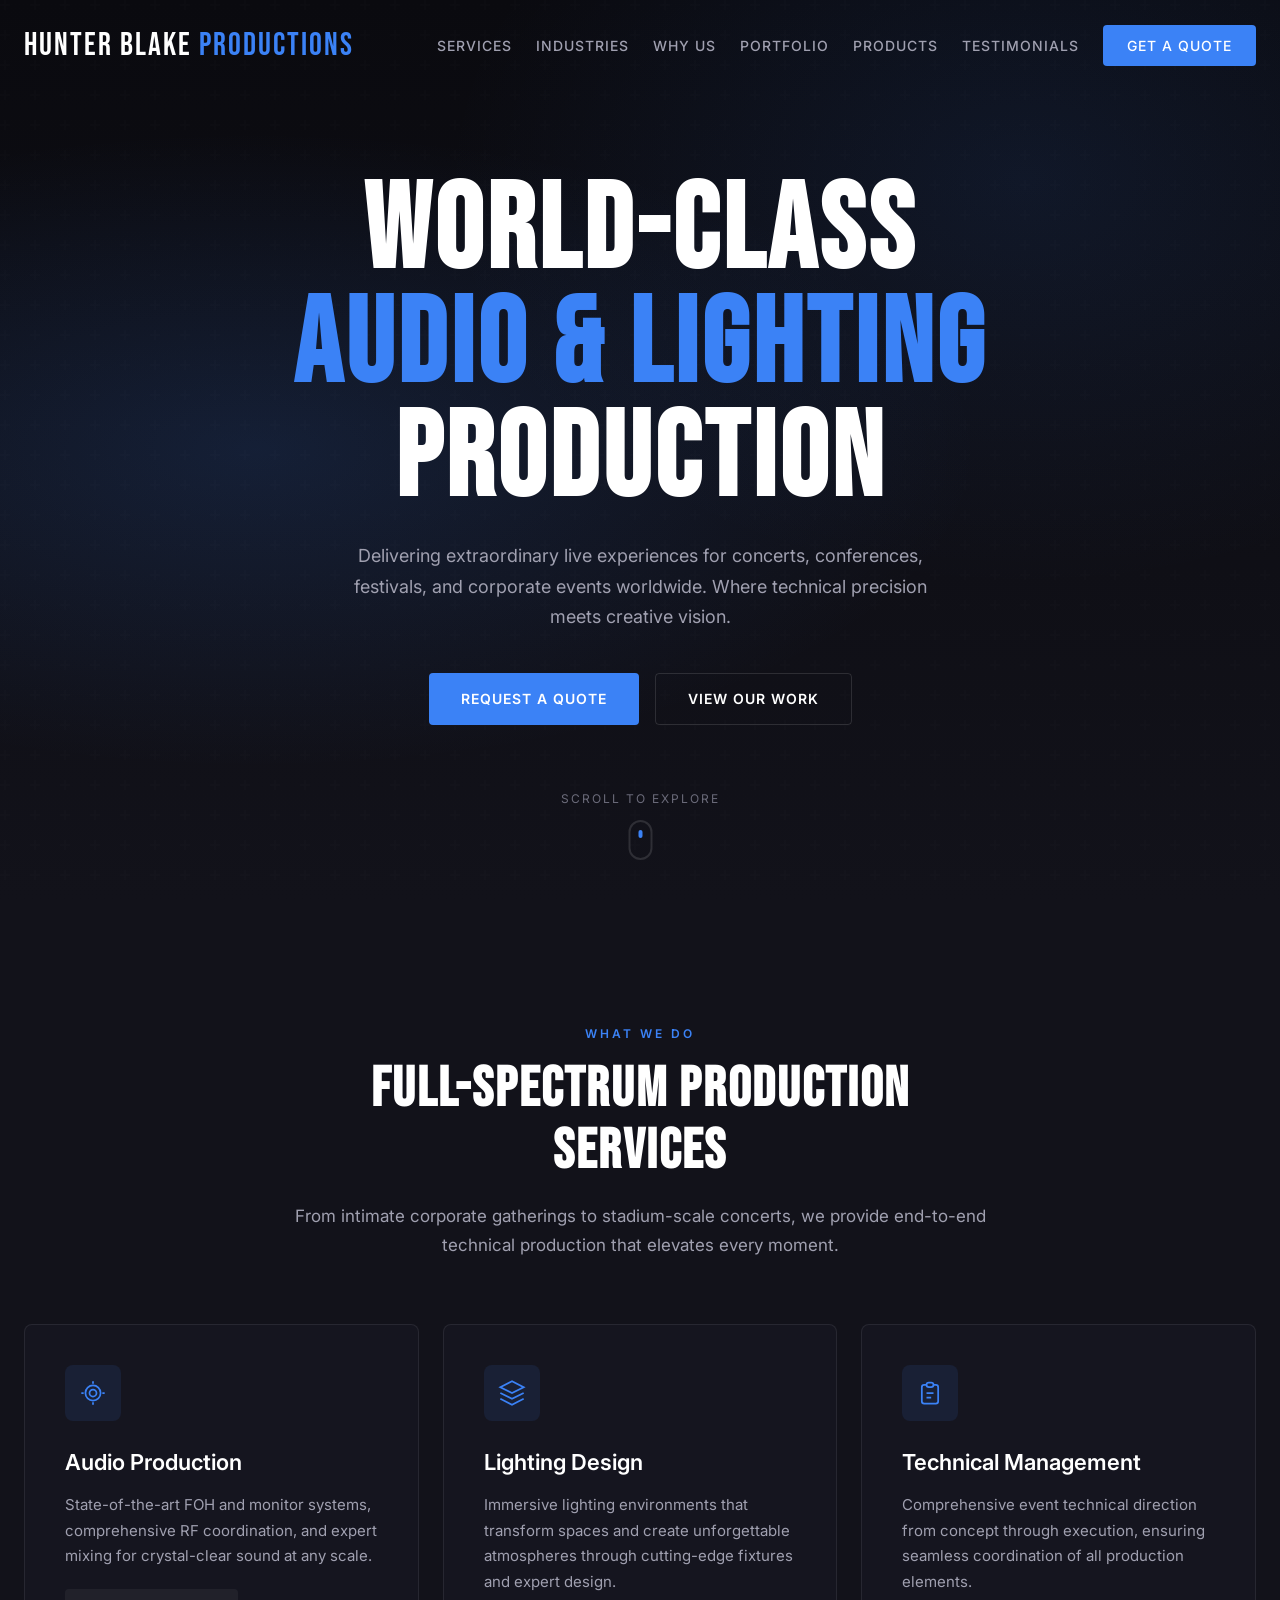
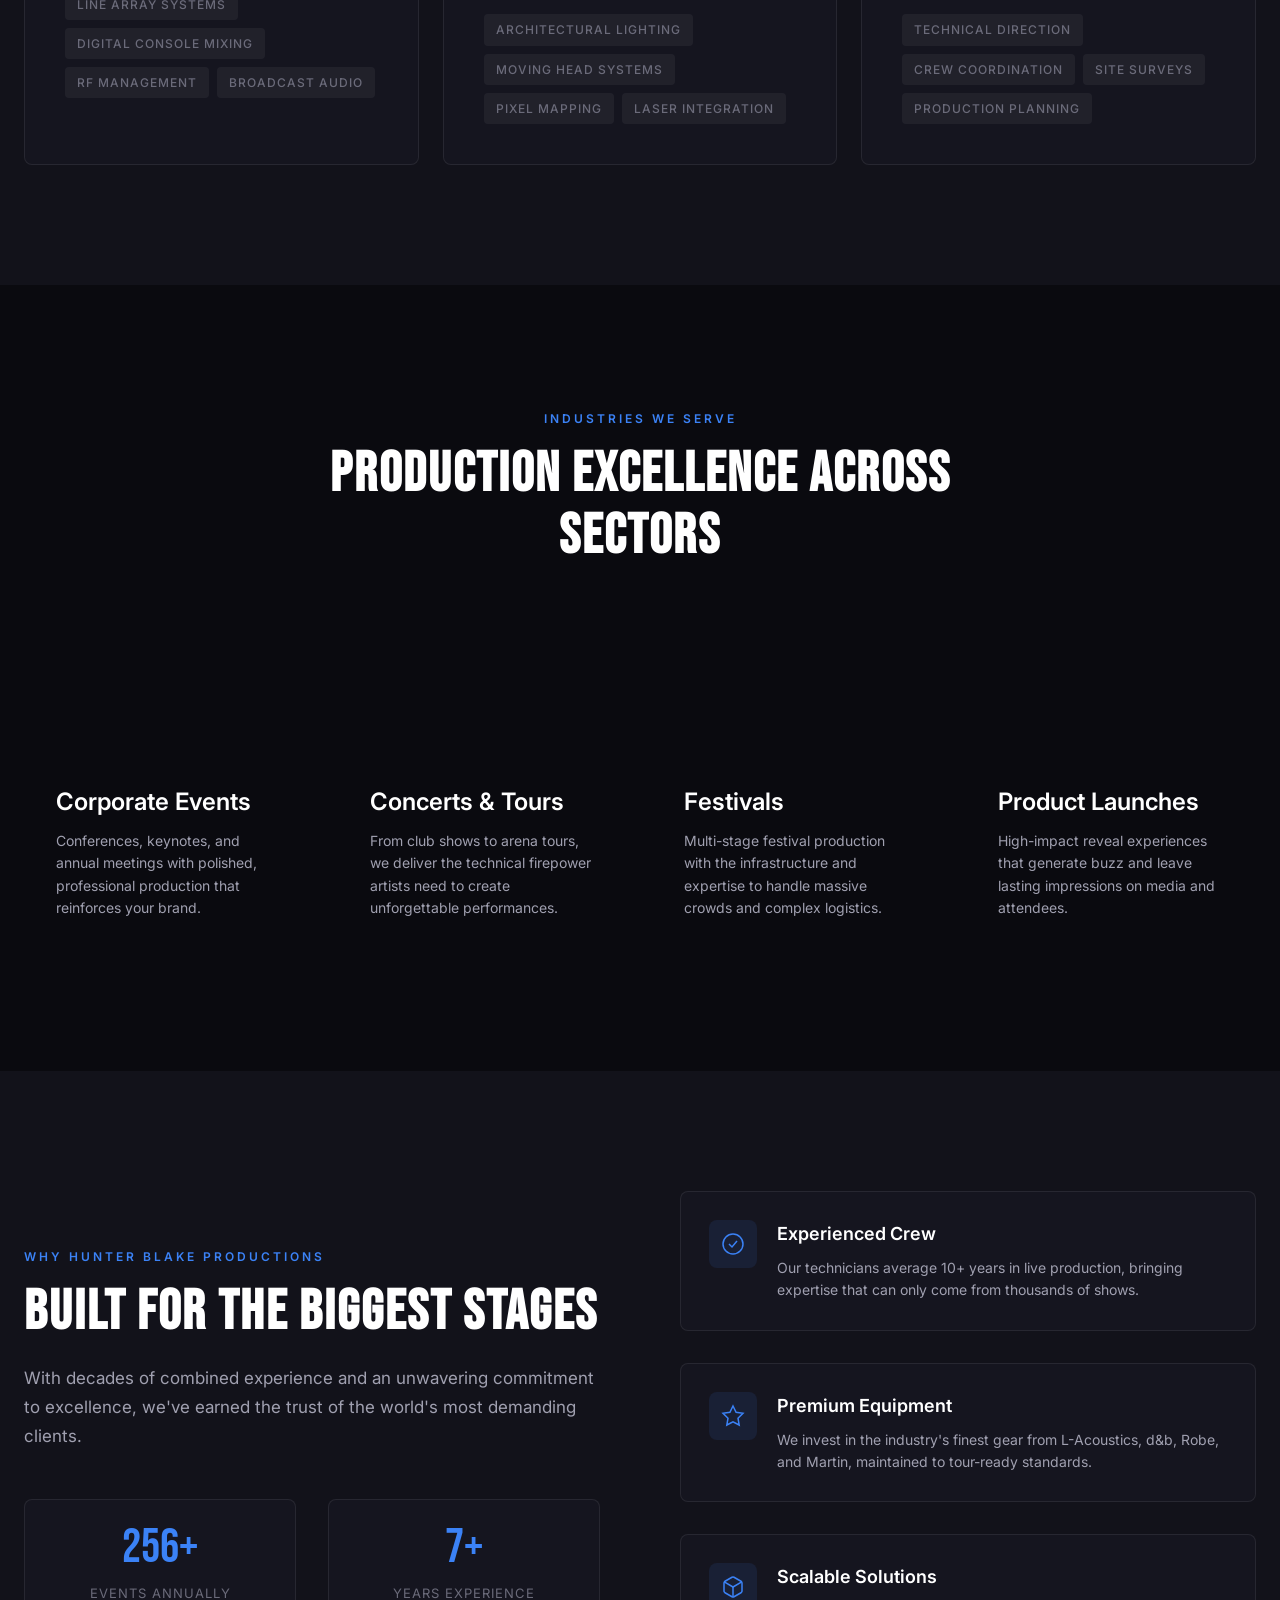
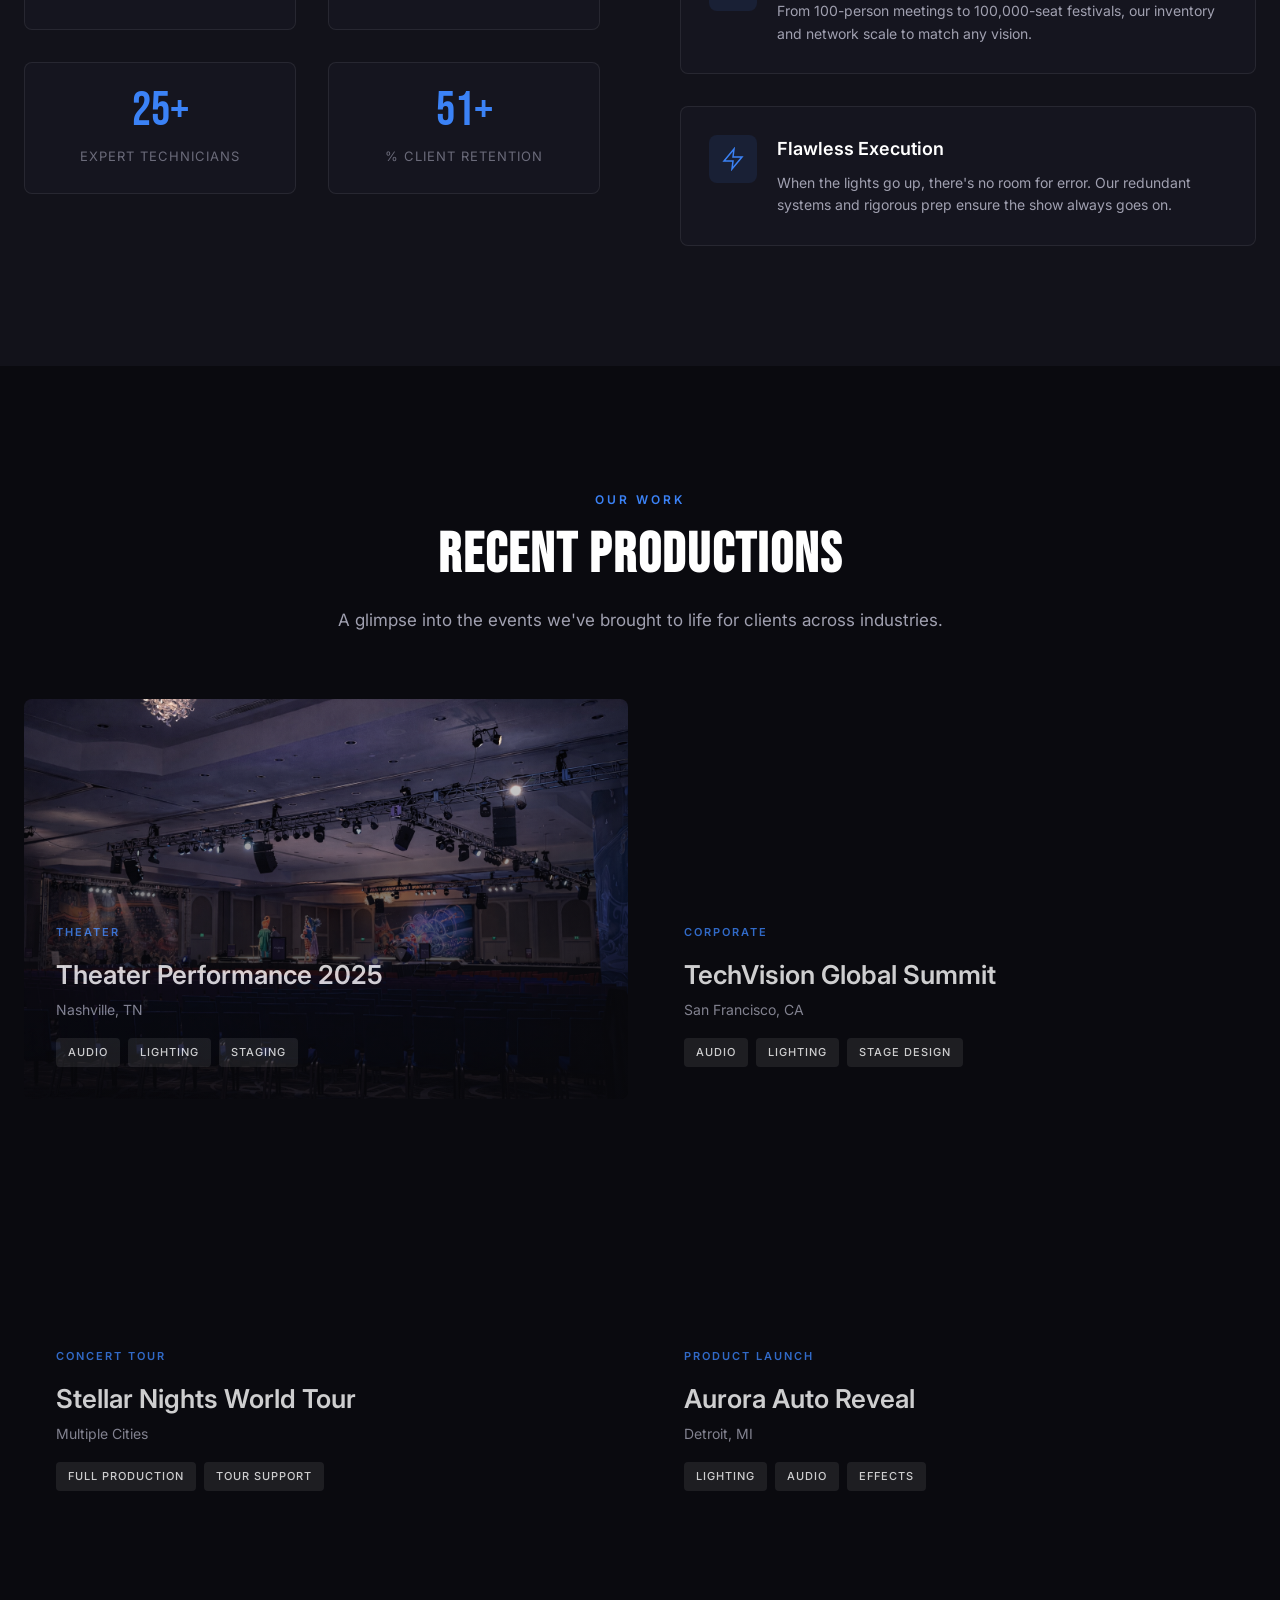
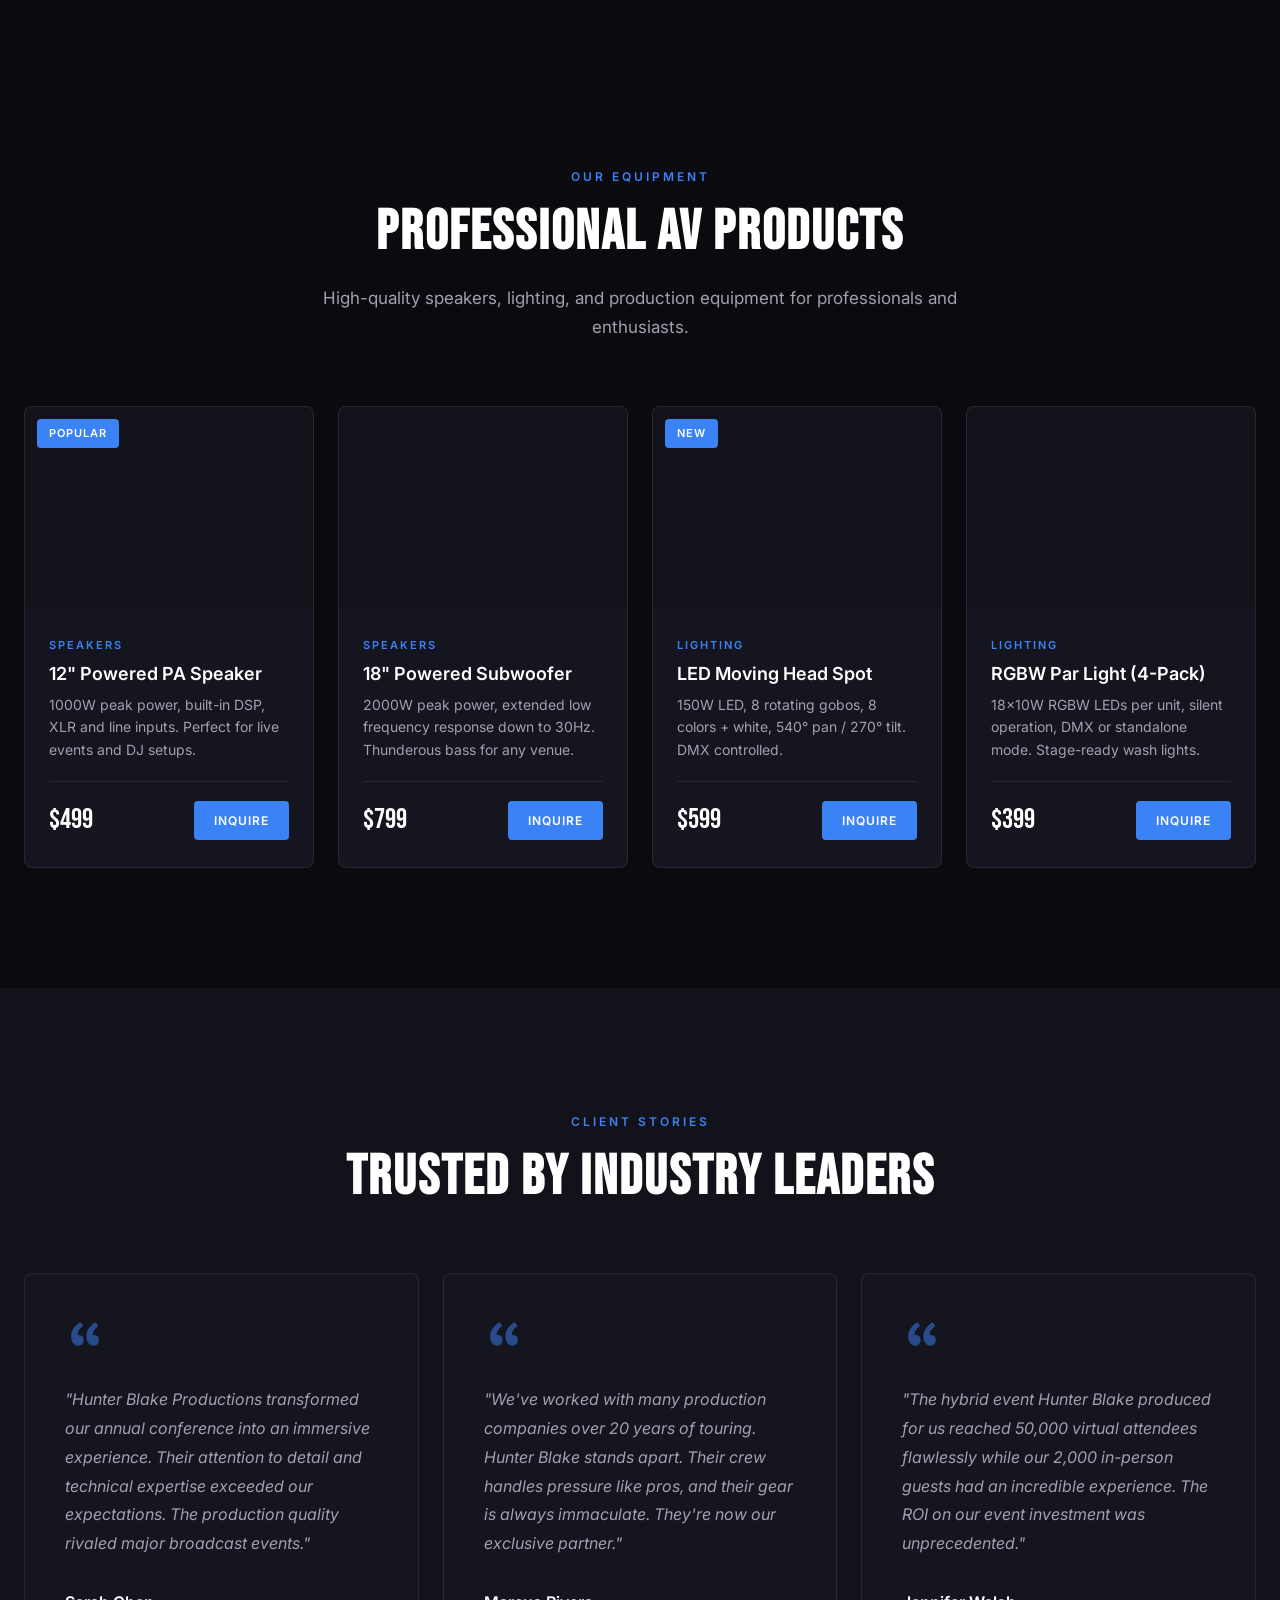
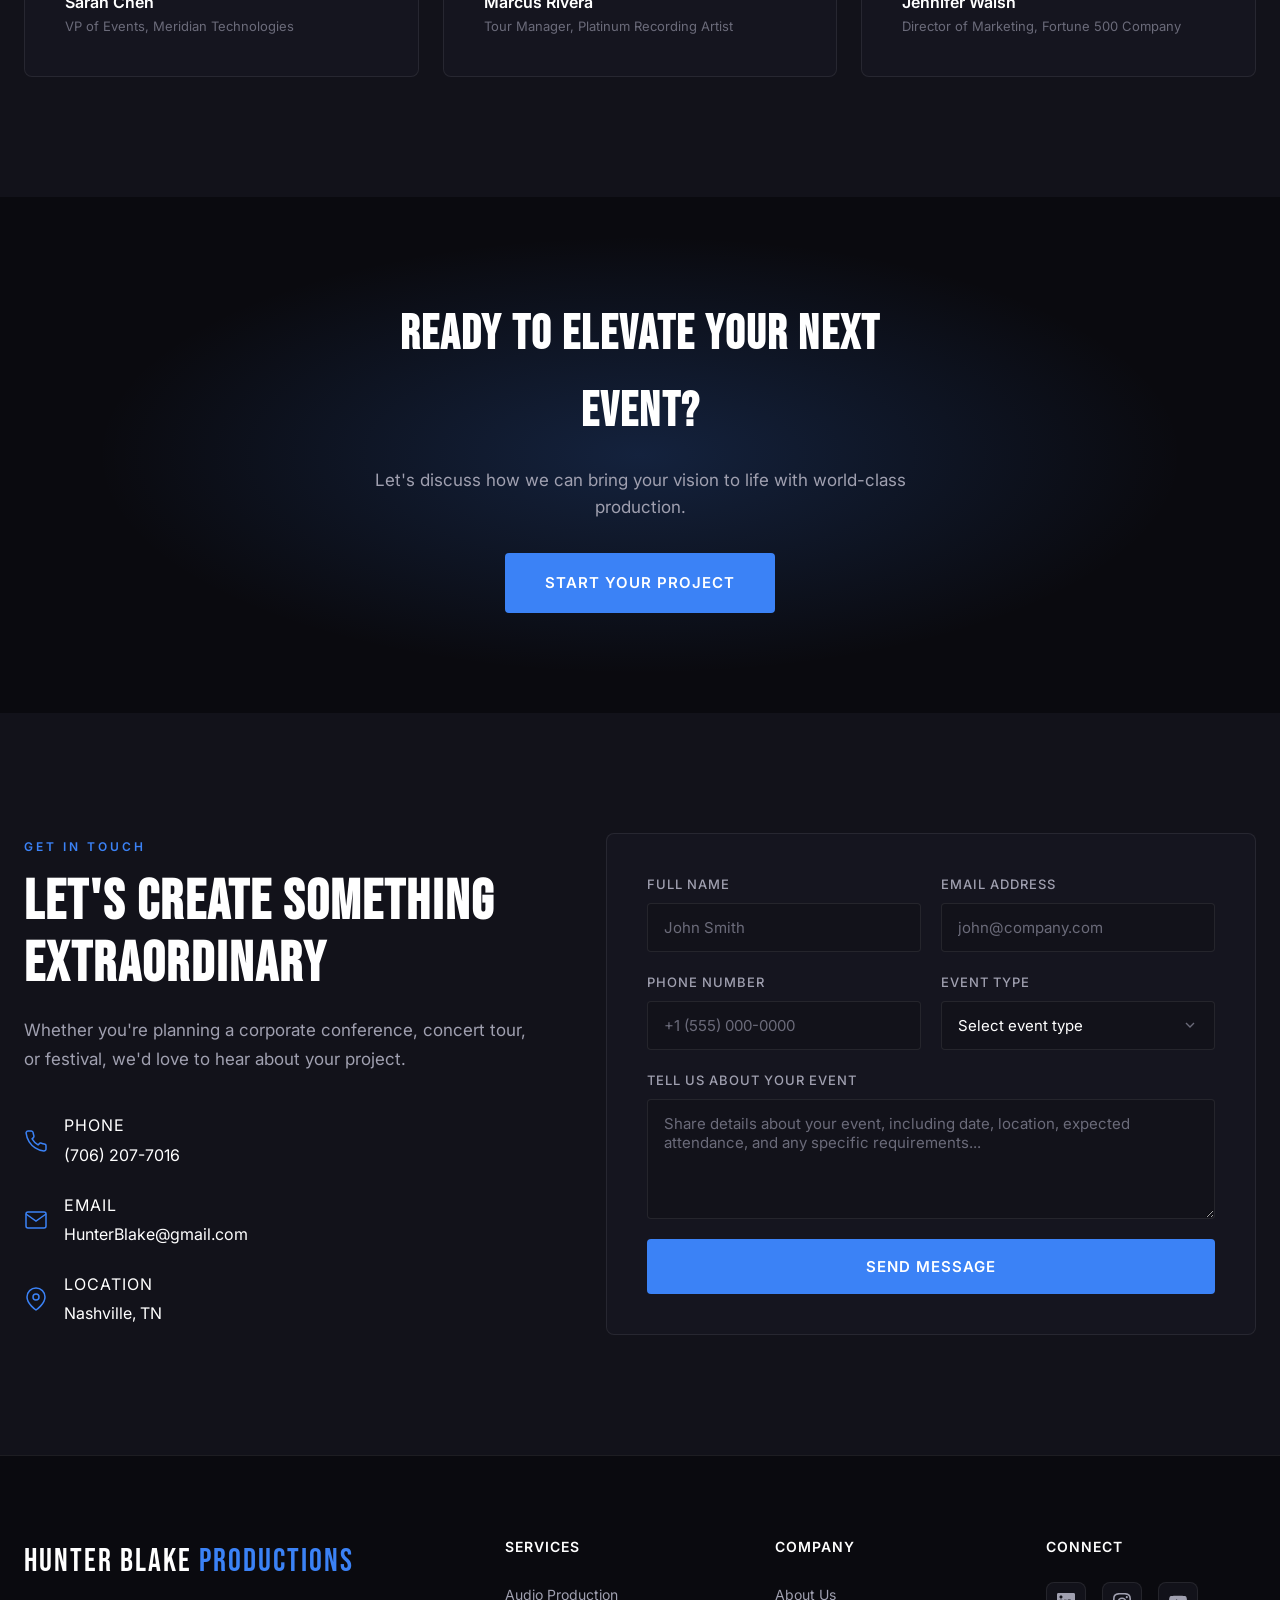
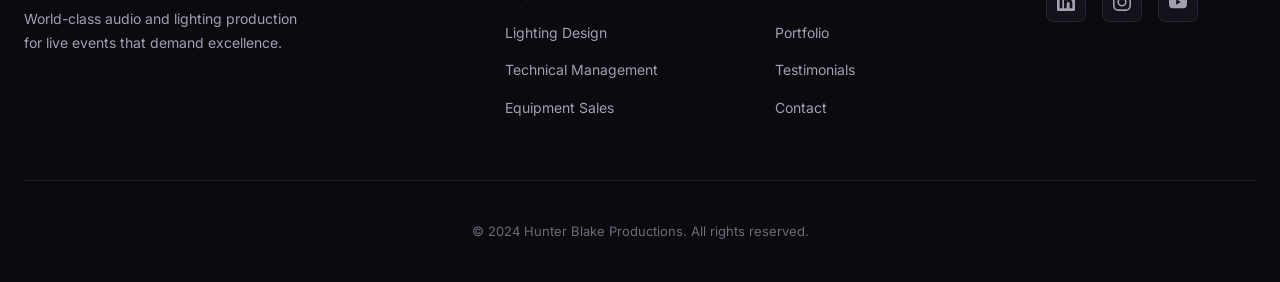
<file: index.html>
<!DOCTYPE html>
<html lang="en">
<head>
    <meta charset="UTF-8">
    <meta name="viewport" content="width=device-width, initial-scale=1.0">
    <meta name="description" content="Premium audio and lighting production for live events. Corporate conferences, concerts, festivals, and large-scale productions delivered with technical excellence.">
    <title>Hunter Blake Productions | World-Class Audio & Lighting for Live Events</title>
    <link rel="stylesheet" href="styles.css">
    <link rel="preconnect" href="https://fonts.googleapis.com">
    <link rel="preconnect" href="https://fonts.gstatic.com" crossorigin>
    <link href="https://fonts.googleapis.com/css2?family=Inter:wght@300;400;500;600;700&family=Bebas+Neue&display=swap" rel="stylesheet">
</head>
<body>
    <!-- Navigation -->
    <nav class="navbar" id="navbar">
        <div class="nav-container">
            <a href="#" class="logo">HUNTER BLAKE <span>PRODUCTIONS</span></a>
            <button class="nav-toggle" id="nav-toggle" aria-label="Toggle navigation">
                <span></span>
                <span></span>
                <span></span>
            </button>
            <ul class="nav-menu" id="nav-menu">
                <li><a href="#services">Services</a></li>
                <li><a href="#industries">Industries</a></li>
                <li><a href="#why-us">Why Us</a></li>
                <li><a href="#portfolio">Portfolio</a></li>
                <li><a href="#products">Products</a></li>
                <li><a href="#testimonials">Testimonials</a></li>
                <li><a href="#contact" class="nav-cta">Get a Quote</a></li>
            </ul>
        </div>
    </nav>

    <!-- Hero Section -->
    <section class="hero" id="hero">
        <div class="hero-bg"></div>
        <div class="hero-content">
            <h1 class="hero-title">
                <span class="hero-title-line">World-Class</span>
                <span class="hero-title-line accent">Audio & Lighting</span>
                <span class="hero-title-line">Production</span>
            </h1>
            <p class="hero-subtitle">Delivering extraordinary live experiences for concerts, conferences, festivals, and corporate events worldwide. Where technical precision meets creative vision.</p>
            <div class="hero-cta">
                <a href="#contact" class="btn btn-primary">Request a Quote</a>
                <a href="#portfolio" class="btn btn-secondary">View Our Work</a>
            </div>
        </div>
        <div class="hero-scroll">
            <span>Scroll to explore</span>
            <div class="scroll-indicator"></div>
        </div>
    </section>

    <!-- Services Section -->
    <section class="services" id="services">
        <div class="container">
            <div class="section-header">
                <span class="section-label">What We Do</span>
                <h2 class="section-title">Full-Spectrum Production Services</h2>
                <p class="section-description">From intimate corporate gatherings to stadium-scale concerts, we provide end-to-end technical production that elevates every moment.</p>
            </div>
            <div class="services-grid">
                <div class="service-card" data-aos="fade-up">
                    <div class="service-icon">
                        <svg viewBox="0 0 24 24" fill="none" stroke="currentColor" stroke-width="1.5">
                            <path d="M12 18.5C15.5899 18.5 18.5 15.5899 18.5 12C18.5 8.41015 15.5899 5.5 12 5.5C8.41015 5.5 5.5 8.41015 5.5 12C5.5 15.5899 8.41015 18.5 12 18.5Z"/>
                            <path d="M12 15C13.6569 15 15 13.6569 15 12C15 10.3431 13.6569 9 12 9C10.3431 9 9 10.3431 9 12C9 13.6569 10.3431 15 12 15Z"/>
                            <path d="M12 2V4M12 20V22M2 12H4M20 12H22"/>
                        </svg>
                    </div>
                    <h3>Audio Production</h3>
                    <p>State-of-the-art FOH and monitor systems, comprehensive RF coordination, and expert mixing for crystal-clear sound at any scale.</p>
                    <ul class="service-features">
                        <li>Line Array Systems</li>
                        <li>Digital Console Mixing</li>
                        <li>RF Management</li>
                        <li>Broadcast Audio</li>
                    </ul>
                </div>
                <div class="service-card" data-aos="fade-up" data-aos-delay="100">
                    <div class="service-icon">
                        <svg viewBox="0 0 24 24" fill="none" stroke="currentColor" stroke-width="1.5">
                            <path d="M12 2L2 7L12 12L22 7L12 2Z"/>
                            <path d="M2 17L12 22L22 17"/>
                            <path d="M2 12L12 17L22 12"/>
                        </svg>
                    </div>
                    <h3>Lighting Design</h3>
                    <p>Immersive lighting environments that transform spaces and create unforgettable atmospheres through cutting-edge fixtures and expert design.</p>
                    <ul class="service-features">
                        <li>Architectural Lighting</li>
                        <li>Moving Head Systems</li>
                        <li>Pixel Mapping</li>
                        <li>Laser Integration</li>
                    </ul>
                </div>
                <div class="service-card" data-aos="fade-up" data-aos-delay="200">
                    <div class="service-icon">
                        <svg viewBox="0 0 24 24" fill="none" stroke="currentColor" stroke-width="1.5">
                            <path d="M9 5H7C5.89543 5 5 5.89543 5 7V19C5 20.1046 5.89543 21 7 21H17C18.1046 21 19 20.1046 19 19V7C19 5.89543 18.1046 5 17 5H15"/>
                            <path d="M9 5C9 3.89543 9.89543 3 11 3H13C14.1046 3 15 3.89543 15 5C15 6.10457 14.1046 7 13 7H11C9.89543 7 9 6.10457 9 5Z"/>
                            <path d="M9 12H15M9 16H13"/>
                        </svg>
                    </div>
                    <h3>Technical Management</h3>
                    <p>Comprehensive event technical direction from concept through execution, ensuring seamless coordination of all production elements.</p>
                    <ul class="service-features">
                        <li>Technical Direction</li>
                        <li>Crew Coordination</li>
                        <li>Site Surveys</li>
                        <li>Production Planning</li>
                    </ul>
                </div>
            </div>
        </div>
    </section>

    <!-- Industries Section -->
    <section class="industries" id="industries">
        <div class="container">
            <div class="section-header">
                <span class="section-label">Industries We Serve</span>
                <h2 class="section-title">Production Excellence Across Sectors</h2>
            </div>
            <div class="industries-grid">
                <div class="industry-card" data-aos="fade-up">
                    <div class="industry-image" style="background-image: url('https://images.unsplash.com/photo-1540575467063-178a50c2df87?w=600')"></div>
                    <div class="industry-content">
                        <h3>Corporate Events</h3>
                        <p>Conferences, keynotes, and annual meetings with polished, professional production that reinforces your brand.</p>
                    </div>
                </div>
                <div class="industry-card" data-aos="fade-up" data-aos-delay="100">
                    <div class="industry-image" style="background-image: url('https://images.unsplash.com/photo-1493225457124-a3eb161ffa5f?w=600')"></div>
                    <div class="industry-content">
                        <h3>Concerts & Tours</h3>
                        <p>From club shows to arena tours, we deliver the technical firepower artists need to create unforgettable performances.</p>
                    </div>
                </div>
                <div class="industry-card" data-aos="fade-up" data-aos-delay="200">
                    <div class="industry-image" style="background-image: url('https://images.unsplash.com/photo-1533174072545-7a4b6ad7a6c3?w=600')"></div>
                    <div class="industry-content">
                        <h3>Festivals</h3>
                        <p>Multi-stage festival production with the infrastructure and expertise to handle massive crowds and complex logistics.</p>
                    </div>
                </div>
                <div class="industry-card" data-aos="fade-up" data-aos-delay="300">
                    <div class="industry-image" style="background-image: url('https://images.unsplash.com/photo-1475721027785-f74eccf877e2?w=600')"></div>
                    <div class="industry-content">
                        <h3>Product Launches</h3>
                        <p>High-impact reveal experiences that generate buzz and leave lasting impressions on media and attendees.</p>
                    </div>
                </div>
            </div>
        </div>
    </section>

    <!-- Why Choose Us Section -->
    <section class="why-us" id="why-us">
        <div class="container">
            <div class="why-us-grid">
                <div class="why-us-content" data-aos="fade-right">
                    <span class="section-label">Why Hunter Blake Productions</span>
                    <h2 class="section-title">Built for the Biggest Stages</h2>
                    <p class="why-us-description">With decades of combined experience and an unwavering commitment to excellence, we've earned the trust of the world's most demanding clients.</p>
                    <div class="stats-grid">
                        <div class="stat">
                            <span class="stat-number" data-count="500">0</span>
                            <span class="stat-label">Events Annually</span>
                        </div>
                        <div class="stat">
                            <span class="stat-number" data-count="15">0</span>
                            <span class="stat-label">Years Experience</span>
                        </div>
                        <div class="stat">
                            <span class="stat-number" data-count="50">0</span>
                            <span class="stat-label">Expert Technicians</span>
                        </div>
                        <div class="stat">
                            <span class="stat-number" data-count="100">0</span>
                            <span class="stat-label">% Client Retention</span>
                        </div>
                    </div>
                </div>
                <div class="why-us-features" data-aos="fade-left">
                    <div class="feature">
                        <div class="feature-icon">
                            <svg viewBox="0 0 24 24" fill="none" stroke="currentColor" stroke-width="1.5">
                                <path d="M12 22C17.5228 22 22 17.5228 22 12C22 6.47715 17.5228 2 12 2C6.47715 2 2 6.47715 2 12C2 17.5228 6.47715 22 12 22Z"/>
                                <path d="M8 12L11 15L16 9"/>
                            </svg>
                        </div>
                        <div class="feature-content">
                            <h4>Experienced Crew</h4>
                            <p>Our technicians average 10+ years in live production, bringing expertise that can only come from thousands of shows.</p>
                        </div>
                    </div>
                    <div class="feature">
                        <div class="feature-icon">
                            <svg viewBox="0 0 24 24" fill="none" stroke="currentColor" stroke-width="1.5">
                                <path d="M12 2L15.09 8.26L22 9.27L17 14.14L18.18 21.02L12 17.77L5.82 21.02L7 14.14L2 9.27L8.91 8.26L12 2Z"/>
                            </svg>
                        </div>
                        <div class="feature-content">
                            <h4>Premium Equipment</h4>
                            <p>We invest in the industry's finest gear from L-Acoustics, d&b, Robe, and Martin, maintained to tour-ready standards.</p>
                        </div>
                    </div>
                    <div class="feature">
                        <div class="feature-icon">
                            <svg viewBox="0 0 24 24" fill="none" stroke="currentColor" stroke-width="1.5">
                                <path d="M21 16V8.00002C20.9996 7.6493 20.9071 7.30483 20.7315 7.00119C20.556 6.69754 20.3037 6.44539 20 6.27002L13 2.27002C12.696 2.09449 12.3511 2.00208 12 2.00208C11.6489 2.00208 11.304 2.09449 11 2.27002L4 6.27002C3.69626 6.44539 3.44398 6.69754 3.26846 7.00119C3.09294 7.30483 3.00036 7.6493 3 8.00002V16C3.00036 16.3508 3.09294 16.6952 3.26846 16.9989C3.44398 17.3025 3.69626 17.5547 4 17.73L11 21.73C11.304 21.9056 11.6489 21.998 12 21.998C12.3511 21.998 12.696 21.9056 13 21.73L20 17.73C20.3037 17.5547 20.556 17.3025 20.7315 16.9989C20.9071 16.6952 20.9996 16.3508 21 16Z"/>
                                <path d="M3.27002 6.95996L12 12.01L20.73 6.95996"/>
                                <path d="M12 22.08V12"/>
                            </svg>
                        </div>
                        <div class="feature-content">
                            <h4>Scalable Solutions</h4>
                            <p>From 100-person meetings to 100,000-seat festivals, our inventory and network scale to match any vision.</p>
                        </div>
                    </div>
                    <div class="feature">
                        <div class="feature-icon">
                            <svg viewBox="0 0 24 24" fill="none" stroke="currentColor" stroke-width="1.5">
                                <path d="M13 2L3 14H12L11 22L21 10H12L13 2Z"/>
                            </svg>
                        </div>
                        <div class="feature-content">
                            <h4>Flawless Execution</h4>
                            <p>When the lights go up, there's no room for error. Our redundant systems and rigorous prep ensure the show always goes on.</p>
                        </div>
                    </div>
                </div>
            </div>
        </div>
    </section>

    <!-- Portfolio Section -->
    <section class="portfolio" id="portfolio">
        <div class="container">
            <div class="section-header">
                <span class="section-label">Our Work</span>
                <h2 class="section-title">Recent Productions</h2>
                <p class="section-description">A glimpse into the events we've brought to life for clients across industries.</p>
            </div>
            <div class="portfolio-grid">
                <div class="portfolio-card" data-aos="fade-up">
                    <div class="portfolio-image" style="background-image: url('HBP-img-1.jpg')"></div>
                    <div class="portfolio-overlay">
                        <div class="portfolio-content">
                            <span class="portfolio-category">Theater</span>
                            <h3>Theater Performance 2025</h3>
                            <p>Nashville, TN</p>
                            <ul class="portfolio-services">
                                <li>Audio</li>
                                <li>Lighting</li>
                                <li>Staging</li>
                            </ul>
                        </div>
                    </div>
                </div>
                <div class="portfolio-card" data-aos="fade-up" data-aos-delay="100">
                    <div class="portfolio-image" style="background-image: url('https://images.unsplash.com/photo-1505373877841-8d25f7d46678?w=800')"></div>
                    <div class="portfolio-overlay">
                        <div class="portfolio-content">
                            <span class="portfolio-category">Corporate</span>
                            <h3>TechVision Global Summit</h3>
                            <p>San Francisco, CA</p>
                            <ul class="portfolio-services">
                                <li>Audio</li>
                                <li>Lighting</li>
                                <li>Stage Design</li>
                            </ul>
                        </div>
                    </div>
                </div>
                <div class="portfolio-card" data-aos="fade-up" data-aos-delay="200">
                    <div class="portfolio-image" style="background-image: url('https://images.unsplash.com/photo-1470229722913-7c0e2dbbafd3?w=800')"></div>
                    <div class="portfolio-overlay">
                        <div class="portfolio-content">
                            <span class="portfolio-category">Concert Tour</span>
                            <h3>Stellar Nights World Tour</h3>
                            <p>Multiple Cities</p>
                            <ul class="portfolio-services">
                                <li>Full Production</li>
                                <li>Tour Support</li>
                            </ul>
                        </div>
                    </div>
                </div>
                <div class="portfolio-card" data-aos="fade-up" data-aos-delay="300">
                    <div class="portfolio-image" style="background-image: url('https://images.unsplash.com/photo-1560439514-4e9645039924?w=800')"></div>
                    <div class="portfolio-overlay">
                        <div class="portfolio-content">
                            <span class="portfolio-category">Product Launch</span>
                            <h3>Aurora Auto Reveal</h3>
                            <p>Detroit, MI</p>
                            <ul class="portfolio-services">
                                <li>Lighting</li>
                                <li>Audio</li>
                                <li>Effects</li>
                            </ul>
                        </div>
                    </div>
                </div>
            </div>
        </div>
    </section>

    <!-- Products Section -->
    <section class="products-section" id="products">
        <div class="container">
            <div class="section-header">
                <span class="section-label">Our Equipment</span>
                <h2 class="section-title">Professional AV Products</h2>
                <p class="section-description">High-quality speakers, lighting, and production equipment for professionals and enthusiasts.</p>
            </div>
            <div class="products-grid">
                <div class="product-card" data-aos="fade-up">
                    <div class="product-image" style="background-image: url('https://images.unsplash.com/photo-1545454675-3531b543be5d?w=600')">
                        <span class="product-badge">Popular</span>
                    </div>
                    <div class="product-content">
                        <span class="product-category">Speakers</span>
                        <h3>12" Powered PA Speaker</h3>
                        <p>1000W peak power, built-in DSP, XLR and line inputs. Perfect for live events and DJ setups.</p>
                        <div class="product-footer">
                            <span class="product-price">$499</span>
                            <a href="#contact" class="btn btn-primary btn-small">Inquire</a>
                        </div>
                    </div>
                </div>
                <div class="product-card" data-aos="fade-up" data-aos-delay="100">
                    <div class="product-image" style="background-image: url('https://images.unsplash.com/photo-1558537348-c0f8e733989d?w=600')">
                    </div>
                    <div class="product-content">
                        <span class="product-category">Speakers</span>
                        <h3>18" Powered Subwoofer</h3>
                        <p>2000W peak power, extended low frequency response down to 30Hz. Thunderous bass for any venue.</p>
                        <div class="product-footer">
                            <span class="product-price">$799</span>
                            <a href="#contact" class="btn btn-primary btn-small">Inquire</a>
                        </div>
                    </div>
                </div>
                <div class="product-card" data-aos="fade-up" data-aos-delay="200">
                    <div class="product-image" style="background-image: url('https://images.unsplash.com/photo-1504501650895-2441b7915699?w=600')">
                        <span class="product-badge">New</span>
                    </div>
                    <div class="product-content">
                        <span class="product-category">Lighting</span>
                        <h3>LED Moving Head Spot</h3>
                        <p>150W LED, 8 rotating gobos, 8 colors + white, 540° pan / 270° tilt. DMX controlled.</p>
                        <div class="product-footer">
                            <span class="product-price">$599</span>
                            <a href="#contact" class="btn btn-primary btn-small">Inquire</a>
                        </div>
                    </div>
                </div>
                <div class="product-card" data-aos="fade-up" data-aos-delay="300">
                    <div class="product-image" style="background-image: url('https://images.unsplash.com/photo-1470229722913-7c0e2dbbafd3?w=600')">
                    </div>
                    <div class="product-content">
                        <span class="product-category">Lighting</span>
                        <h3>RGBW Par Light (4-Pack)</h3>
                        <p>18x10W RGBW LEDs per unit, silent operation, DMX or standalone mode. Stage-ready wash lights.</p>
                        <div class="product-footer">
                            <span class="product-price">$399</span>
                            <a href="#contact" class="btn btn-primary btn-small">Inquire</a>
                        </div>
                    </div>
                </div>
            </div>
        </div>
    </section>

    <!-- Testimonials Section -->
    <section class="testimonials" id="testimonials">
        <div class="container">
            <div class="section-header">
                <span class="section-label">Client Stories</span>
                <h2 class="section-title">Trusted by Industry Leaders</h2>
            </div>
            <div class="testimonials-slider">
                <div class="testimonial-card" data-aos="fade-up">
                    <div class="testimonial-quote">
                        <svg viewBox="0 0 24 24" fill="currentColor">
                            <path d="M11.192 15.757c0-.88-.23-1.618-.69-2.217-.326-.412-.768-.683-1.327-.812-.55-.128-1.07-.137-1.54-.028-.16-.95.1-1.956.76-3.022.66-1.065 1.515-1.867 2.558-2.403L9.373 5c-.8.396-1.56.898-2.26 1.505-.71.607-1.34 1.305-1.9 2.094s-.98 1.68-1.25 2.69-.346 2.04-.217 3.1c.168 1.4.62 2.52 1.356 3.35.735.84 1.652 1.26 2.748 1.26.965 0 1.766-.29 2.4-.878.628-.576.94-1.365.94-2.368l.002.003zm9.124 0c0-.88-.23-1.618-.69-2.217-.326-.42-.77-.692-1.327-.817-.56-.124-1.074-.13-1.54-.022-.16-.94.09-1.95.75-3.02.66-1.06 1.514-1.86 2.557-2.4L18.49 5c-.8.396-1.555.898-2.26 1.505-.708.607-1.34 1.305-1.894 2.094-.556.79-.97 1.68-1.24 2.69-.273 1-.345 2.04-.217 3.1.165 1.4.615 2.52 1.35 3.35.732.833 1.646 1.25 2.742 1.25.967 0 1.768-.29 2.402-.876.627-.576.942-1.365.942-2.368v.01z"/>
                        </svg>
                    </div>
                    <p class="testimonial-text">"Hunter Blake Productions transformed our annual conference into an immersive experience. Their attention to detail and technical expertise exceeded our expectations. The production quality rivaled major broadcast events."</p>
                    <div class="testimonial-author">
                        <div class="author-info">
                            <span class="author-name">Sarah Chen</span>
                            <span class="author-title">VP of Events, Meridian Technologies</span>
                        </div>
                    </div>
                </div>
                <div class="testimonial-card" data-aos="fade-up" data-aos-delay="100">
                    <div class="testimonial-quote">
                        <svg viewBox="0 0 24 24" fill="currentColor">
                            <path d="M11.192 15.757c0-.88-.23-1.618-.69-2.217-.326-.412-.768-.683-1.327-.812-.55-.128-1.07-.137-1.54-.028-.16-.95.1-1.956.76-3.022.66-1.065 1.515-1.867 2.558-2.403L9.373 5c-.8.396-1.56.898-2.26 1.505-.71.607-1.34 1.305-1.9 2.094s-.98 1.68-1.25 2.69-.346 2.04-.217 3.1c.168 1.4.62 2.52 1.356 3.35.735.84 1.652 1.26 2.748 1.26.965 0 1.766-.29 2.4-.878.628-.576.94-1.365.94-2.368l.002.003zm9.124 0c0-.88-.23-1.618-.69-2.217-.326-.42-.77-.692-1.327-.817-.56-.124-1.074-.13-1.54-.022-.16-.94.09-1.95.75-3.02.66-1.06 1.514-1.86 2.557-2.4L18.49 5c-.8.396-1.555.898-2.26 1.505-.708.607-1.34 1.305-1.894 2.094-.556.79-.97 1.68-1.24 2.69-.273 1-.345 2.04-.217 3.1.165 1.4.615 2.52 1.35 3.35.732.833 1.646 1.25 2.742 1.25.967 0 1.768-.29 2.402-.876.627-.576.942-1.365.942-2.368v.01z"/>
                        </svg>
                    </div>
                    <p class="testimonial-text">"We've worked with many production companies over 20 years of touring. Hunter Blake stands apart. Their crew handles pressure like pros, and their gear is always immaculate. They're now our exclusive partner."</p>
                    <div class="testimonial-author">
                        <div class="author-info">
                            <span class="author-name">Marcus Rivera</span>
                            <span class="author-title">Tour Manager, Platinum Recording Artist</span>
                        </div>
                    </div>
                </div>
                <div class="testimonial-card" data-aos="fade-up" data-aos-delay="200">
                    <div class="testimonial-quote">
                        <svg viewBox="0 0 24 24" fill="currentColor">
                            <path d="M11.192 15.757c0-.88-.23-1.618-.69-2.217-.326-.412-.768-.683-1.327-.812-.55-.128-1.07-.137-1.54-.028-.16-.95.1-1.956.76-3.022.66-1.065 1.515-1.867 2.558-2.403L9.373 5c-.8.396-1.56.898-2.26 1.505-.71.607-1.34 1.305-1.9 2.094s-.98 1.68-1.25 2.69-.346 2.04-.217 3.1c.168 1.4.62 2.52 1.356 3.35.735.84 1.652 1.26 2.748 1.26.965 0 1.766-.29 2.4-.878.628-.576.94-1.365.94-2.368l.002.003zm9.124 0c0-.88-.23-1.618-.69-2.217-.326-.42-.77-.692-1.327-.817-.56-.124-1.074-.13-1.54-.022-.16-.94.09-1.95.75-3.02.66-1.06 1.514-1.86 2.557-2.4L18.49 5c-.8.396-1.555.898-2.26 1.505-.708.607-1.34 1.305-1.894 2.094-.556.79-.97 1.68-1.24 2.69-.273 1-.345 2.04-.217 3.1.165 1.4.615 2.52 1.35 3.35.732.833 1.646 1.25 2.742 1.25.967 0 1.768-.29 2.402-.876.627-.576.942-1.365.942-2.368v.01z"/>
                        </svg>
                    </div>
                    <p class="testimonial-text">"The hybrid event Hunter Blake produced for us reached 50,000 virtual attendees flawlessly while our 2,000 in-person guests had an incredible experience. The ROI on our event investment was unprecedented."</p>
                    <div class="testimonial-author">
                        <div class="author-info">
                            <span class="author-name">Jennifer Walsh</span>
                            <span class="author-title">Director of Marketing, Fortune 500 Company</span>
                        </div>
                    </div>
                </div>
            </div>
        </div>
    </section>

    <!-- CTA Section -->
    <section class="cta-section">
        <div class="cta-bg"></div>
        <div class="container">
            <div class="cta-content" data-aos="fade-up">
                <h2>Ready to Elevate Your Next Event?</h2>
                <p>Let's discuss how we can bring your vision to life with world-class production.</p>
                <a href="#contact" class="btn btn-primary btn-large">Start Your Project</a>
            </div>
        </div>
    </section>

    <!-- Contact Section -->
    <section class="contact" id="contact">
        <div class="container">
            <div class="contact-grid">
                <div class="contact-info" data-aos="fade-right">
                    <span class="section-label">Get in Touch</span>
                    <h2 class="section-title">Let's Create Something Extraordinary</h2>
                    <p>Whether you're planning a corporate conference, concert tour, or festival, we'd love to hear about your project.</p>
                    <div class="contact-details">
                        <div class="contact-item">
                            <svg viewBox="0 0 24 24" fill="none" stroke="currentColor" stroke-width="1.5">
                                <path d="M22 16.92V19.92C22.0011 20.1985 21.9441 20.4742 21.8325 20.7293C21.7209 20.9845 21.5573 21.2136 21.3521 21.4019C21.1468 21.5901 20.9046 21.7335 20.6407 21.8227C20.3769 21.9119 20.0974 21.9451 19.82 21.92C16.7428 21.5856 13.787 20.5341 11.19 18.85C8.77383 17.3147 6.72533 15.2662 5.19 12.85C3.49998 10.2412 2.44824 7.27099 2.12 4.18C2.09501 3.90347 2.12788 3.62476 2.2165 3.36162C2.30513 3.09849 2.44757 2.85669 2.63477 2.65162C2.82196 2.44655 3.04981 2.28271 3.30379 2.17052C3.55778 2.05833 3.83234 2.00026 4.11 2H7.11C7.59531 1.99522 8.06579 2.16708 8.43376 2.48353C8.80173 2.79999 9.04208 3.23945 9.11 3.72C9.23662 4.68007 9.47145 5.62273 9.81 6.53C9.94455 6.88792 9.97366 7.27691 9.89391 7.65088C9.81415 8.02485 9.62886 8.36811 9.36 8.64L8.09 9.91C9.51356 12.4135 11.5865 14.4864 14.09 15.91L15.36 14.64C15.6319 14.3711 15.9752 14.1858 16.3491 14.1061C16.7231 14.0263 17.1121 14.0555 17.47 14.19C18.3773 14.5286 19.3199 14.7634 20.28 14.89C20.7658 14.9585 21.2094 15.2032 21.5265 15.5775C21.8437 15.9518 22.0122 16.4296 22 16.92Z"/>
                            </svg>
                            <div>
                                <span class="contact-label">Phone</span>
                                <a href="tel:+17062077016">(706) 207-7016</a>
                            </div>
                        </div>
                        <div class="contact-item">
                            <svg viewBox="0 0 24 24" fill="none" stroke="currentColor" stroke-width="1.5">
                                <path d="M4 4H20C21.1 4 22 4.9 22 6V18C22 19.1 21.1 20 20 20H4C2.9 20 2 19.1 2 18V6C2 4.9 2.9 4 4 4Z"/>
                                <path d="M22 6L12 13L2 6"/>
                            </svg>
                            <div>
                                <span class="contact-label">Email</span>
                                <a href="mailto:HunterBlake@gmail.com">HunterBlake@gmail.com</a>
                            </div>
                        </div>
                        <div class="contact-item">
                            <svg viewBox="0 0 24 24" fill="none" stroke="currentColor" stroke-width="1.5">
                                <path d="M21 10C21 17 12 23 12 23C12 23 3 17 3 10C3 7.61305 3.94821 5.32387 5.63604 3.63604C7.32387 1.94821 9.61305 1 12 1C14.3869 1 16.6761 1.94821 18.364 3.63604C20.0518 5.32387 21 7.61305 21 10Z"/>
                                <circle cx="12" cy="10" r="3"/>
                            </svg>
                            <div>
                                <span class="contact-label">Location</span>
                                <span>Nashville, TN</span>
                            </div>
                        </div>
                    </div>
                </div>
                <form class="contact-form" data-aos="fade-left" id="contact-form">
                    <div class="form-group">
                        <label for="name">Full Name</label>
                        <input type="text" id="name" name="name" required placeholder="John Smith">
                    </div>
                    <div class="form-group">
                        <label for="email">Email Address</label>
                        <input type="email" id="email" name="email" required placeholder="john@company.com">
                    </div>
                    <div class="form-group">
                        <label for="phone">Phone Number</label>
                        <input type="tel" id="phone" name="phone" placeholder="+1 (555) 000-0000">
                    </div>
                    <div class="form-group">
                        <label for="event-type">Event Type</label>
                        <select id="event-type" name="event-type" required>
                            <option value="">Select event type</option>
                            <option value="corporate">Corporate Conference</option>
                            <option value="concert">Concert / Tour</option>
                            <option value="festival">Festival</option>
                            <option value="product-launch">Product Launch</option>
                            <option value="hybrid">Hybrid / Virtual Event</option>
                            <option value="other">Other</option>
                        </select>
                    </div>
                    <div class="form-group full-width">
                        <label for="message">Tell Us About Your Event</label>
                        <textarea id="message" name="message" rows="4" required placeholder="Share details about your event, including date, location, expected attendance, and any specific requirements..."></textarea>
                    </div>
                    <button type="submit" class="btn btn-primary btn-large full-width">Send Message</button>
                </form>
            </div>
        </div>
    </section>

    <!-- Footer -->
    <footer class="footer">
        <div class="container">
            <div class="footer-grid">
                <div class="footer-brand">
                    <a href="#" class="logo">HUNTER BLAKE <span>PRODUCTIONS</span></a>
                    <p>World-class audio and lighting production for live events that demand excellence.</p>
                </div>
                <div class="footer-links">
                    <h4>Services</h4>
                    <ul>
                        <li><a href="#services">Audio Production</a></li>
                        <li><a href="#services">Lighting Design</a></li>
                        <li><a href="#services">Technical Management</a></li>
                        <li><a href="#products">Equipment Sales</a></li>
                    </ul>
                </div>
                <div class="footer-links">
                    <h4>Company</h4>
                    <ul>
                        <li><a href="#why-us">About Us</a></li>
                        <li><a href="#portfolio">Portfolio</a></li>
                        <li><a href="#testimonials">Testimonials</a></li>
                        <li><a href="#contact">Contact</a></li>
                    </ul>
                </div>
                <div class="footer-links">
                    <h4>Connect</h4>
                    <div class="social-links">
                        <a href="#" aria-label="LinkedIn">
                            <svg viewBox="0 0 24 24" fill="currentColor">
                                <path d="M20.447 20.452h-3.554v-5.569c0-1.328-.027-3.037-1.852-3.037-1.853 0-2.136 1.445-2.136 2.939v5.667H9.351V9h3.414v1.561h.046c.477-.9 1.637-1.85 3.37-1.85 3.601 0 4.267 2.37 4.267 5.455v6.286zM5.337 7.433c-1.144 0-2.063-.926-2.063-2.065 0-1.138.92-2.063 2.063-2.063 1.14 0 2.064.925 2.064 2.063 0 1.139-.925 2.065-2.064 2.065zm1.782 13.019H3.555V9h3.564v11.452zM22.225 0H1.771C.792 0 0 .774 0 1.729v20.542C0 23.227.792 24 1.771 24h20.451C23.2 24 24 23.227 24 22.271V1.729C24 .774 23.2 0 22.222 0h.003z"/>
                            </svg>
                        </a>
                        <a href="#" aria-label="Instagram">
                            <svg viewBox="0 0 24 24" fill="currentColor">
                                <path d="M12 2.163c3.204 0 3.584.012 4.85.07 3.252.148 4.771 1.691 4.919 4.919.058 1.265.069 1.645.069 4.849 0 3.205-.012 3.584-.069 4.849-.149 3.225-1.664 4.771-4.919 4.919-1.266.058-1.644.07-4.85.07-3.204 0-3.584-.012-4.849-.07-3.26-.149-4.771-1.699-4.919-4.92-.058-1.265-.07-1.644-.07-4.849 0-3.204.013-3.583.07-4.849.149-3.227 1.664-4.771 4.919-4.919 1.266-.057 1.645-.069 4.849-.069zM12 0C8.741 0 8.333.014 7.053.072 2.695.272.273 2.69.073 7.052.014 8.333 0 8.741 0 12c0 3.259.014 3.668.072 4.948.2 4.358 2.618 6.78 6.98 6.98C8.333 23.986 8.741 24 12 24c3.259 0 3.668-.014 4.948-.072 4.354-.2 6.782-2.618 6.979-6.98.059-1.28.073-1.689.073-4.948 0-3.259-.014-3.667-.072-4.947-.196-4.354-2.617-6.78-6.979-6.98C15.668.014 15.259 0 12 0zm0 5.838a6.162 6.162 0 100 12.324 6.162 6.162 0 000-12.324zM12 16a4 4 0 110-8 4 4 0 010 8zm6.406-11.845a1.44 1.44 0 100 2.881 1.44 1.44 0 000-2.881z"/>
                            </svg>
                        </a>
                        <a href="#" aria-label="YouTube">
                            <svg viewBox="0 0 24 24" fill="currentColor">
                                <path d="M23.498 6.186a3.016 3.016 0 00-2.122-2.136C19.505 3.545 12 3.545 12 3.545s-7.505 0-9.377.505A3.017 3.017 0 00.502 6.186C0 8.07 0 12 0 12s0 3.93.502 5.814a3.016 3.016 0 002.122 2.136c1.871.505 9.376.505 9.376.505s7.505 0 9.377-.505a3.015 3.015 0 002.122-2.136C24 15.93 24 12 24 12s0-3.93-.502-5.814zM9.545 15.568V8.432L15.818 12l-6.273 3.568z"/>
                            </svg>
                        </a>
                    </div>
                </div>
            </div>
            <div class="footer-bottom">
                <p>&copy; 2024 Hunter Blake Productions. All rights reserved.</p>
            </div>
        </div>
    </footer>

    <script src="script.js"></script>
</body>
</html>
</file>
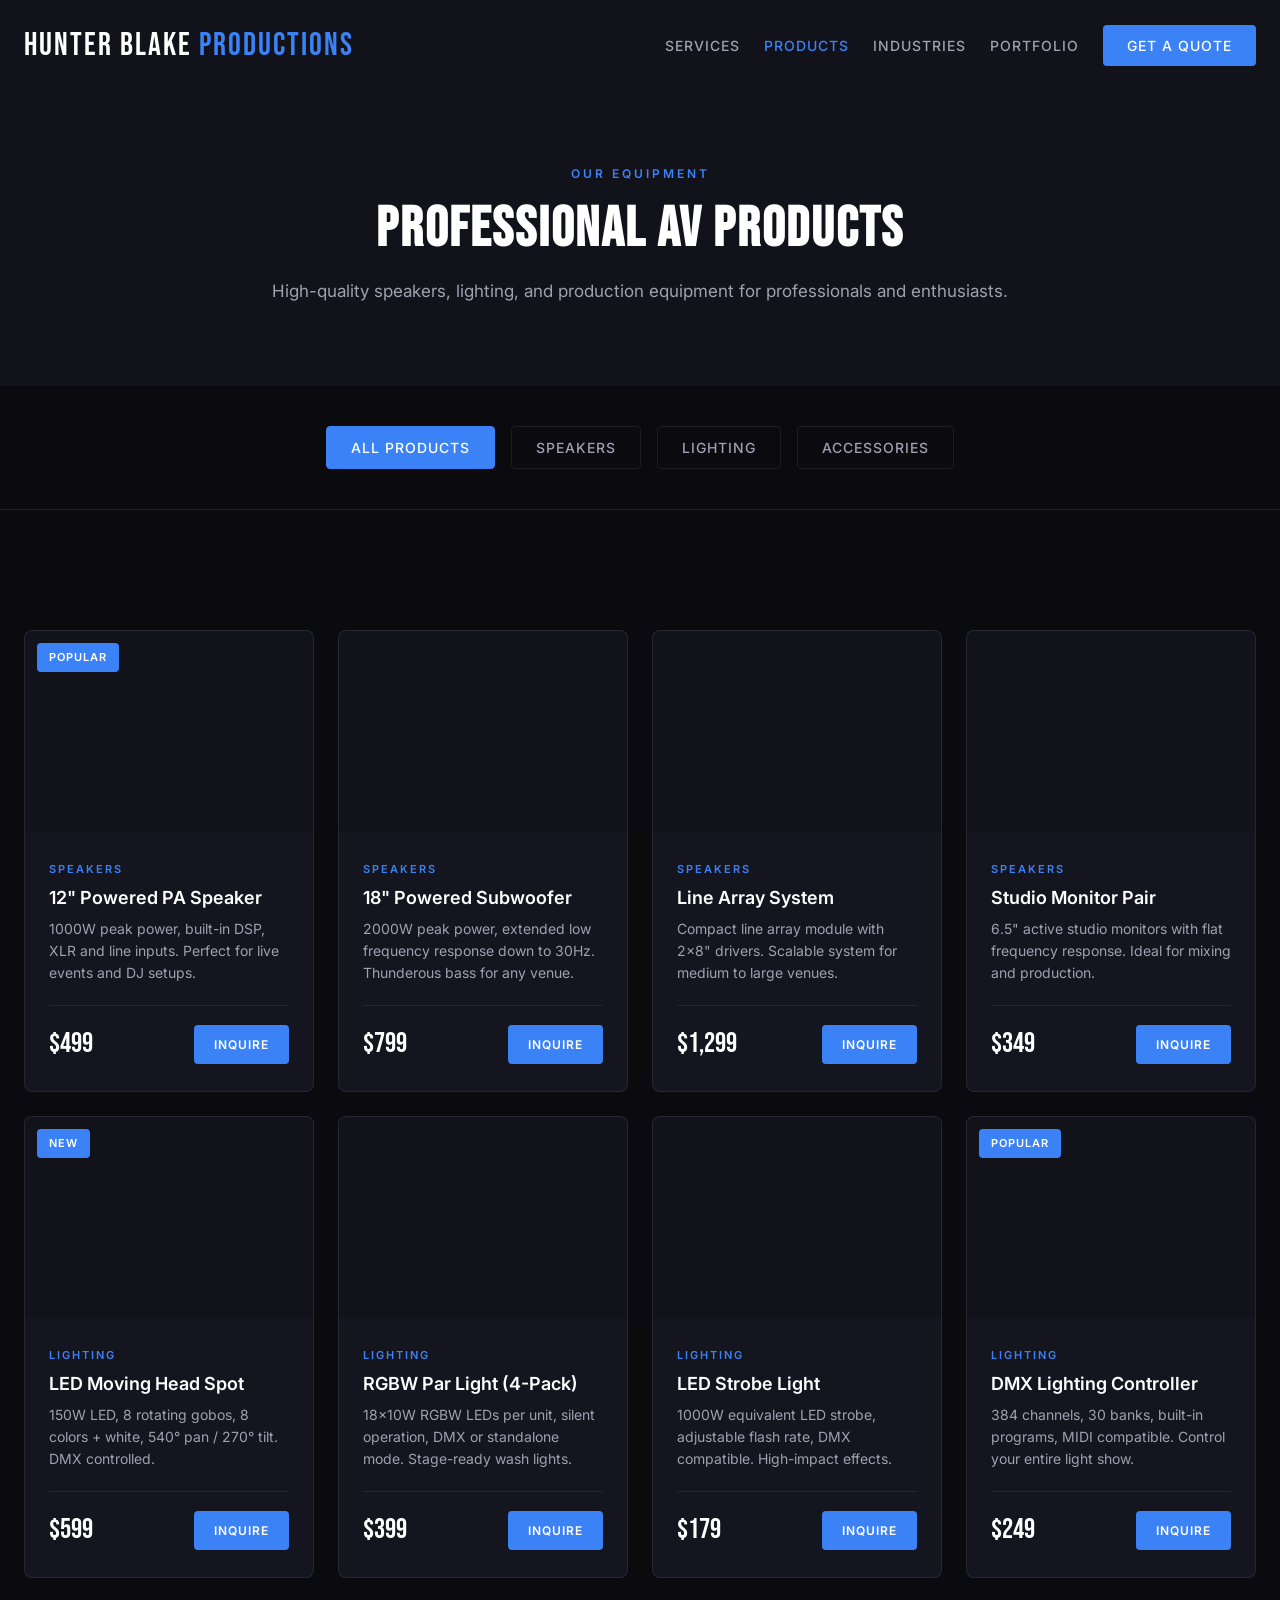
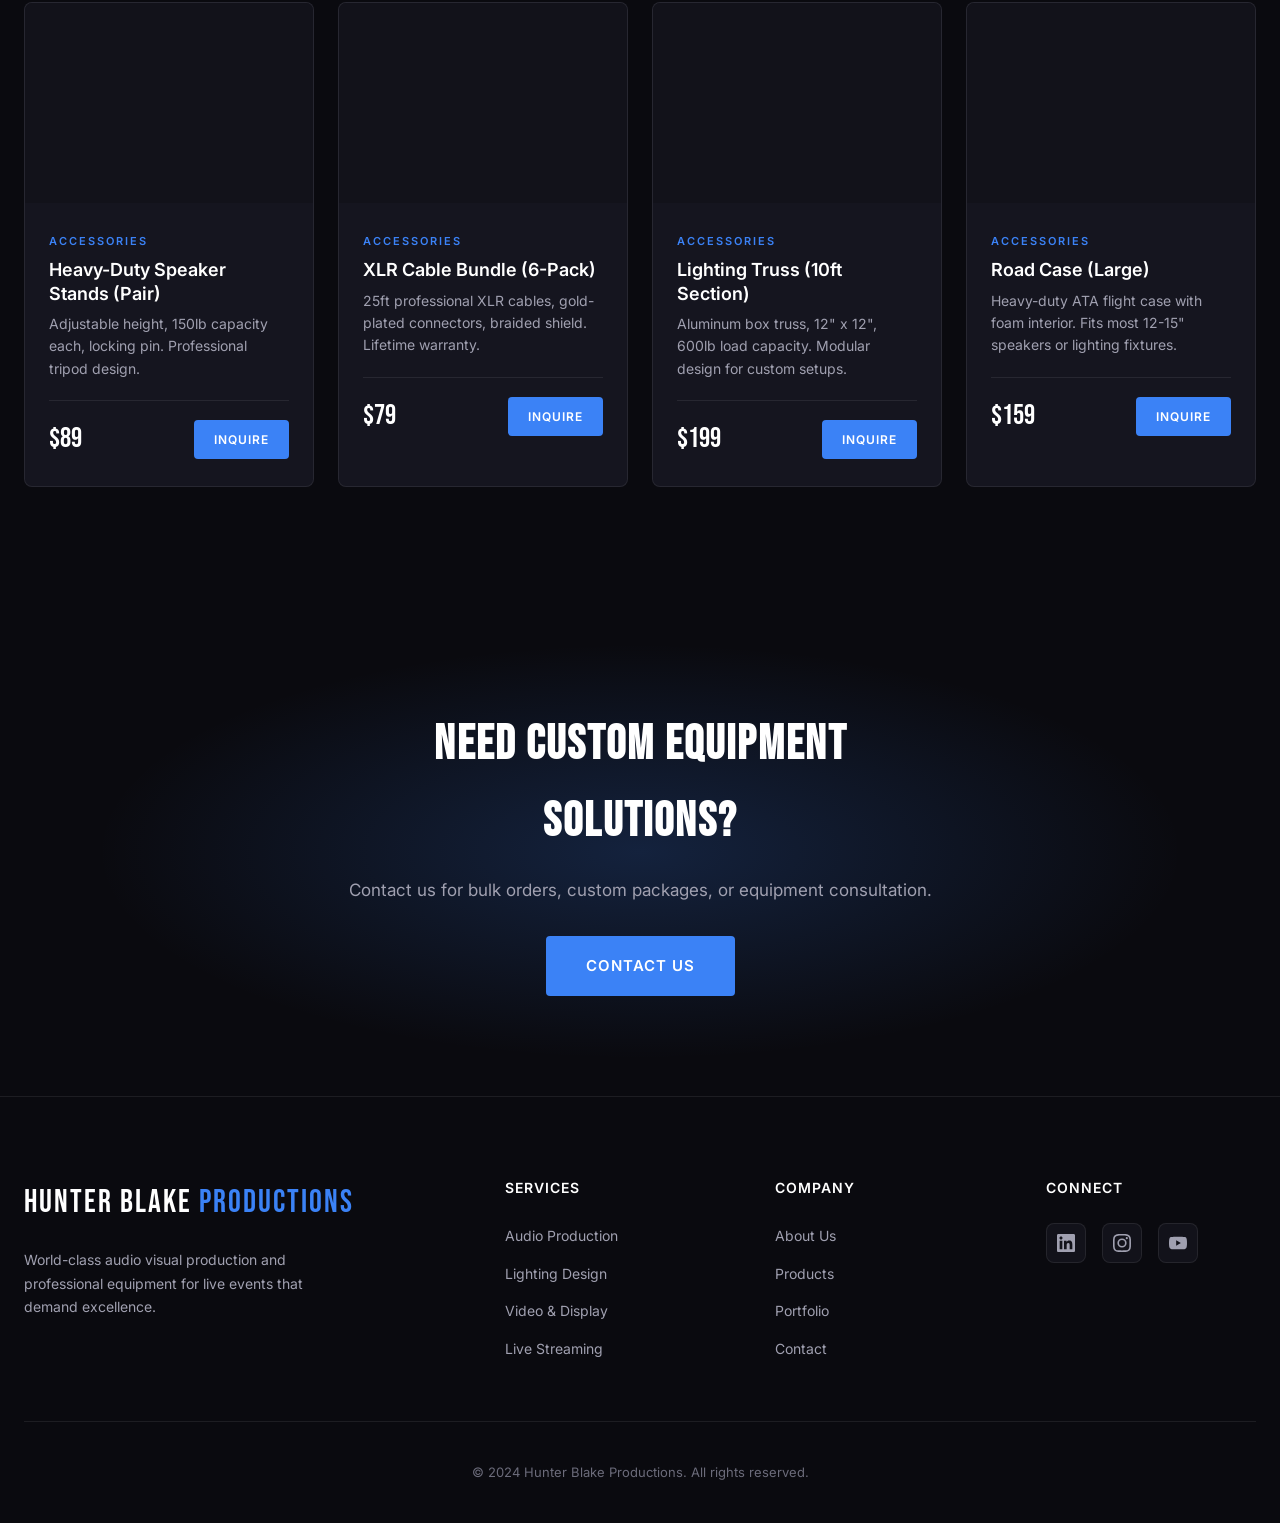
<file: products.html>
<!DOCTYPE html>
<html lang="en">
<head>
    <meta charset="UTF-8">
    <meta name="viewport" content="width=device-width, initial-scale=1.0">
    <meta name="description" content="Professional AV equipment for sale. Speakers, lighting, and production gear from Hunter Blake Productions.">
    <title>Products | Hunter Blake Productions</title>
    <link rel="stylesheet" href="styles.css">
    <link rel="preconnect" href="https://fonts.googleapis.com">
    <link rel="preconnect" href="https://fonts.gstatic.com" crossorigin>
    <link href="https://fonts.googleapis.com/css2?family=Inter:wght@300;400;500;600;700&family=Bebas+Neue&display=swap" rel="stylesheet">
</head>
<body>
    <!-- Navigation -->
    <nav class="navbar scrolled" id="navbar">
        <div class="nav-container">
            <a href="index.html" class="logo">HUNTER BLAKE <span>PRODUCTIONS</span></a>
            <button class="nav-toggle" id="nav-toggle" aria-label="Toggle navigation">
                <span></span>
                <span></span>
                <span></span>
            </button>
            <ul class="nav-menu" id="nav-menu">
                <li><a href="index.html#services">Services</a></li>
                <li><a href="products.html" class="active">Products</a></li>
                <li><a href="index.html#industries">Industries</a></li>
                <li><a href="index.html#portfolio">Portfolio</a></li>
                <li><a href="index.html#contact" class="nav-cta">Get a Quote</a></li>
            </ul>
        </div>
    </nav>

    <!-- Page Header -->
    <section class="page-header">
        <div class="container">
            <span class="section-label">Our Equipment</span>
            <h1 class="section-title">Professional AV Products</h1>
            <p class="section-description">High-quality speakers, lighting, and production equipment for professionals and enthusiasts.</p>
        </div>
    </section>

    <!-- Product Categories -->
    <section class="product-categories">
        <div class="container">
            <div class="category-tabs">
                <button class="category-tab active" data-category="all">All Products</button>
                <button class="category-tab" data-category="speakers">Speakers</button>
                <button class="category-tab" data-category="lighting">Lighting</button>
                <button class="category-tab" data-category="accessories">Accessories</button>
            </div>
        </div>
    </section>

    <!-- Products Grid -->
    <section class="products-section">
        <div class="container">
            <div class="products-grid">
                <!-- Speaker Products -->
                <div class="product-card" data-category="speakers">
                    <div class="product-image" style="background-image: url('https://images.unsplash.com/photo-1545454675-3531b543be5d?w=600')">
                        <span class="product-badge">Popular</span>
                    </div>
                    <div class="product-content">
                        <span class="product-category">Speakers</span>
                        <h3>12" Powered PA Speaker</h3>
                        <p>1000W peak power, built-in DSP, XLR and line inputs. Perfect for live events and DJ setups.</p>
                        <div class="product-footer">
                            <span class="product-price">$499</span>
                            <a href="index.html#contact" class="btn btn-primary btn-small">Inquire</a>
                        </div>
                    </div>
                </div>

                <div class="product-card" data-category="speakers">
                    <div class="product-image" style="background-image: url('https://images.unsplash.com/photo-1558537348-c0f8e733989d?w=600')">
                    </div>
                    <div class="product-content">
                        <span class="product-category">Speakers</span>
                        <h3>18" Powered Subwoofer</h3>
                        <p>2000W peak power, extended low frequency response down to 30Hz. Thunderous bass for any venue.</p>
                        <div class="product-footer">
                            <span class="product-price">$799</span>
                            <a href="index.html#contact" class="btn btn-primary btn-small">Inquire</a>
                        </div>
                    </div>
                </div>

                <div class="product-card" data-category="speakers">
                    <div class="product-image" style="background-image: url('https://images.unsplash.com/photo-1511671782779-c97d3d27a1d4?w=600')">
                    </div>
                    <div class="product-content">
                        <span class="product-category">Speakers</span>
                        <h3>Line Array System</h3>
                        <p>Compact line array module with 2x8" drivers. Scalable system for medium to large venues.</p>
                        <div class="product-footer">
                            <span class="product-price">$1,299</span>
                            <a href="index.html#contact" class="btn btn-primary btn-small">Inquire</a>
                        </div>
                    </div>
                </div>

                <div class="product-card" data-category="speakers">
                    <div class="product-image" style="background-image: url('https://images.unsplash.com/photo-1598653222000-6b7b7a552625?w=600')">
                    </div>
                    <div class="product-content">
                        <span class="product-category">Speakers</span>
                        <h3>Studio Monitor Pair</h3>
                        <p>6.5" active studio monitors with flat frequency response. Ideal for mixing and production.</p>
                        <div class="product-footer">
                            <span class="product-price">$349</span>
                            <a href="index.html#contact" class="btn btn-primary btn-small">Inquire</a>
                        </div>
                    </div>
                </div>

                <!-- Lighting Products -->
                <div class="product-card" data-category="lighting">
                    <div class="product-image" style="background-image: url('https://images.unsplash.com/photo-1504501650895-2441b7915699?w=600')">
                        <span class="product-badge">New</span>
                    </div>
                    <div class="product-content">
                        <span class="product-category">Lighting</span>
                        <h3>LED Moving Head Spot</h3>
                        <p>150W LED, 8 rotating gobos, 8 colors + white, 540° pan / 270° tilt. DMX controlled.</p>
                        <div class="product-footer">
                            <span class="product-price">$599</span>
                            <a href="index.html#contact" class="btn btn-primary btn-small">Inquire</a>
                        </div>
                    </div>
                </div>

                <div class="product-card" data-category="lighting">
                    <div class="product-image" style="background-image: url('https://images.unsplash.com/photo-1470229722913-7c0e2dbbafd3?w=600')">
                    </div>
                    <div class="product-content">
                        <span class="product-category">Lighting</span>
                        <h3>RGBW Par Light (4-Pack)</h3>
                        <p>18x10W RGBW LEDs per unit, silent operation, DMX or standalone mode. Stage-ready wash lights.</p>
                        <div class="product-footer">
                            <span class="product-price">$399</span>
                            <a href="index.html#contact" class="btn btn-primary btn-small">Inquire</a>
                        </div>
                    </div>
                </div>

                <div class="product-card" data-category="lighting">
                    <div class="product-image" style="background-image: url('https://images.unsplash.com/photo-1514525253161-7a46d19cd819?w=600')">
                    </div>
                    <div class="product-content">
                        <span class="product-category">Lighting</span>
                        <h3>LED Strobe Light</h3>
                        <p>1000W equivalent LED strobe, adjustable flash rate, DMX compatible. High-impact effects.</p>
                        <div class="product-footer">
                            <span class="product-price">$179</span>
                            <a href="index.html#contact" class="btn btn-primary btn-small">Inquire</a>
                        </div>
                    </div>
                </div>

                <div class="product-card" data-category="lighting">
                    <div class="product-image" style="background-image: url('https://images.unsplash.com/photo-1516450360452-9312f5e86fc7?w=600')">
                        <span class="product-badge">Popular</span>
                    </div>
                    <div class="product-content">
                        <span class="product-category">Lighting</span>
                        <h3>DMX Lighting Controller</h3>
                        <p>384 channels, 30 banks, built-in programs, MIDI compatible. Control your entire light show.</p>
                        <div class="product-footer">
                            <span class="product-price">$249</span>
                            <a href="index.html#contact" class="btn btn-primary btn-small">Inquire</a>
                        </div>
                    </div>
                </div>

                <!-- Accessories -->
                <div class="product-card" data-category="accessories">
                    <div class="product-image" style="background-image: url('https://images.unsplash.com/photo-1558537348-c0f8e733989d?w=600')">
                    </div>
                    <div class="product-content">
                        <span class="product-category">Accessories</span>
                        <h3>Heavy-Duty Speaker Stands (Pair)</h3>
                        <p>Adjustable height, 150lb capacity each, locking pin. Professional tripod design.</p>
                        <div class="product-footer">
                            <span class="product-price">$89</span>
                            <a href="index.html#contact" class="btn btn-primary btn-small">Inquire</a>
                        </div>
                    </div>
                </div>

                <div class="product-card" data-category="accessories">
                    <div class="product-image" style="background-image: url('https://images.unsplash.com/photo-1478737270239-2f02b77fc618?w=600')">
                    </div>
                    <div class="product-content">
                        <span class="product-category">Accessories</span>
                        <h3>XLR Cable Bundle (6-Pack)</h3>
                        <p>25ft professional XLR cables, gold-plated connectors, braided shield. Lifetime warranty.</p>
                        <div class="product-footer">
                            <span class="product-price">$79</span>
                            <a href="index.html#contact" class="btn btn-primary btn-small">Inquire</a>
                        </div>
                    </div>
                </div>

                <div class="product-card" data-category="accessories">
                    <div class="product-image" style="background-image: url('https://images.unsplash.com/photo-1571327073757-71d13c24de30?w=600')">
                    </div>
                    <div class="product-content">
                        <span class="product-category">Accessories</span>
                        <h3>Lighting Truss (10ft Section)</h3>
                        <p>Aluminum box truss, 12" x 12", 600lb load capacity. Modular design for custom setups.</p>
                        <div class="product-footer">
                            <span class="product-price">$199</span>
                            <a href="index.html#contact" class="btn btn-primary btn-small">Inquire</a>
                        </div>
                    </div>
                </div>

                <div class="product-card" data-category="accessories">
                    <div class="product-image" style="background-image: url('https://images.unsplash.com/photo-1598488035139-bdbb2231ce04?w=600')">
                    </div>
                    <div class="product-content">
                        <span class="product-category">Accessories</span>
                        <h3>Road Case (Large)</h3>
                        <p>Heavy-duty ATA flight case with foam interior. Fits most 12-15" speakers or lighting fixtures.</p>
                        <div class="product-footer">
                            <span class="product-price">$159</span>
                            <a href="index.html#contact" class="btn btn-primary btn-small">Inquire</a>
                        </div>
                    </div>
                </div>
            </div>
        </div>
    </section>

    <!-- CTA Section -->
    <section class="cta-section">
        <div class="cta-bg"></div>
        <div class="container">
            <div class="cta-content">
                <h2>Need Custom Equipment Solutions?</h2>
                <p>Contact us for bulk orders, custom packages, or equipment consultation.</p>
                <a href="index.html#contact" class="btn btn-primary btn-large">Contact Us</a>
            </div>
        </div>
    </section>

    <!-- Footer -->
    <footer class="footer">
        <div class="container">
            <div class="footer-grid">
                <div class="footer-brand">
                    <a href="index.html" class="logo">HUNTER BLAKE <span>PRODUCTIONS</span></a>
                    <p>World-class audio visual production and professional equipment for live events that demand excellence.</p>
                </div>
                <div class="footer-links">
                    <h4>Services</h4>
                    <ul>
                        <li><a href="index.html#services">Audio Production</a></li>
                        <li><a href="index.html#services">Lighting Design</a></li>
                        <li><a href="index.html#services">Video & Display</a></li>
                        <li><a href="index.html#services">Live Streaming</a></li>
                    </ul>
                </div>
                <div class="footer-links">
                    <h4>Company</h4>
                    <ul>
                        <li><a href="index.html#why-us">About Us</a></li>
                        <li><a href="products.html">Products</a></li>
                        <li><a href="index.html#portfolio">Portfolio</a></li>
                        <li><a href="index.html#contact">Contact</a></li>
                    </ul>
                </div>
                <div class="footer-links">
                    <h4>Connect</h4>
                    <div class="social-links">
                        <a href="#" aria-label="LinkedIn">
                            <svg viewBox="0 0 24 24" fill="currentColor">
                                <path d="M20.447 20.452h-3.554v-5.569c0-1.328-.027-3.037-1.852-3.037-1.853 0-2.136 1.445-2.136 2.939v5.667H9.351V9h3.414v1.561h.046c.477-.9 1.637-1.85 3.37-1.85 3.601 0 4.267 2.37 4.267 5.455v6.286zM5.337 7.433c-1.144 0-2.063-.926-2.063-2.065 0-1.138.92-2.063 2.063-2.063 1.14 0 2.064.925 2.064 2.063 0 1.139-.925 2.065-2.064 2.065zm1.782 13.019H3.555V9h3.564v11.452zM22.225 0H1.771C.792 0 0 .774 0 1.729v20.542C0 23.227.792 24 1.771 24h20.451C23.2 24 24 23.227 24 22.271V1.729C24 .774 23.2 0 22.222 0h.003z"/>
                            </svg>
                        </a>
                        <a href="#" aria-label="Instagram">
                            <svg viewBox="0 0 24 24" fill="currentColor">
                                <path d="M12 2.163c3.204 0 3.584.012 4.85.07 3.252.148 4.771 1.691 4.919 4.919.058 1.265.069 1.645.069 4.849 0 3.205-.012 3.584-.069 4.849-.149 3.225-1.664 4.771-4.919 4.919-1.266.058-1.644.07-4.85.07-3.204 0-3.584-.012-4.849-.07-3.26-.149-4.771-1.699-4.919-4.92-.058-1.265-.07-1.644-.07-4.849 0-3.204.013-3.583.07-4.849.149-3.227 1.664-4.771 4.919-4.919 1.266-.057 1.645-.069 4.849-.069zM12 0C8.741 0 8.333.014 7.053.072 2.695.272.273 2.69.073 7.052.014 8.333 0 8.741 0 12c0 3.259.014 3.668.072 4.948.2 4.358 2.618 6.78 6.98 6.98C8.333 23.986 8.741 24 12 24c3.259 0 3.668-.014 4.948-.072 4.354-.2 6.782-2.618 6.979-6.98.059-1.28.073-1.689.073-4.948 0-3.259-.014-3.667-.072-4.947-.196-4.354-2.617-6.78-6.979-6.98C15.668.014 15.259 0 12 0zm0 5.838a6.162 6.162 0 100 12.324 6.162 6.162 0 000-12.324zM12 16a4 4 0 110-8 4 4 0 010 8zm6.406-11.845a1.44 1.44 0 100 2.881 1.44 1.44 0 000-2.881z"/>
                            </svg>
                        </a>
                        <a href="#" aria-label="YouTube">
                            <svg viewBox="0 0 24 24" fill="currentColor">
                                <path d="M23.498 6.186a3.016 3.016 0 00-2.122-2.136C19.505 3.545 12 3.545 12 3.545s-7.505 0-9.377.505A3.017 3.017 0 00.502 6.186C0 8.07 0 12 0 12s0 3.93.502 5.814a3.016 3.016 0 002.122 2.136c1.871.505 9.376.505 9.376.505s7.505 0 9.377-.505a3.015 3.015 0 002.122-2.136C24 15.93 24 12 24 12s0-3.93-.502-5.814zM9.545 15.568V8.432L15.818 12l-6.273 3.568z"/>
                            </svg>
                        </a>
                    </div>
                </div>
            </div>
            <div class="footer-bottom">
                <p>&copy; 2024 Hunter Blake Productions. All rights reserved.</p>
            </div>
        </div>
    </footer>

    <script src="script.js"></script>
    <script>
        // Product category filtering
        document.addEventListener('DOMContentLoaded', () => {
            const tabs = document.querySelectorAll('.category-tab');
            const products = document.querySelectorAll('.product-card');

            tabs.forEach(tab => {
                tab.addEventListener('click', () => {
                    // Update active tab
                    tabs.forEach(t => t.classList.remove('active'));
                    tab.classList.add('active');

                    // Filter products
                    const category = tab.dataset.category;
                    products.forEach(product => {
                        if (category === 'all' || product.dataset.category === category) {
                            product.style.display = 'block';
                            setTimeout(() => product.style.opacity = '1', 10);
                        } else {
                            product.style.opacity = '0';
                            setTimeout(() => product.style.display = 'none', 300);
                        }
                    });
                });
            });
        });
    </script>
</body>
</html>
</file>
<file: styles.css>
/* ============================================
   APEX AV PRODUCTIONS - Premium AV Website
   Dark, Cinematic Design System
   ============================================ */

/* CSS Variables */
:root {
    /* Colors */
    --color-bg-primary: #0a0a0f;
    --color-bg-secondary: #12121a;
    --color-bg-tertiary: #1a1a25;
    --color-bg-card: #15151f;

    --color-text-primary: #ffffff;
    --color-text-secondary: #a0a0b0;
    --color-text-muted: #6b6b7a;

    --color-accent: #3b82f6;
    --color-accent-hover: #2563eb;
    --color-accent-glow: rgba(59, 130, 246, 0.3);

    --color-border: rgba(255, 255, 255, 0.08);
    --color-border-light: rgba(255, 255, 255, 0.12);

    /* Typography */
    --font-display: 'Bebas Neue', sans-serif;
    --font-body: 'Inter', -apple-system, BlinkMacSystemFont, sans-serif;

    /* Spacing */
    --section-padding: 120px;
    --container-width: 1280px;

    /* Transitions */
    --transition-fast: 0.2s ease;
    --transition-base: 0.3s ease;
    --transition-slow: 0.5s ease;

    /* Shadows */
    --shadow-card: 0 4px 24px rgba(0, 0, 0, 0.4);
    --shadow-glow: 0 0 60px var(--color-accent-glow);
}

/* Reset & Base */
*, *::before, *::after {
    box-sizing: border-box;
    margin: 0;
    padding: 0;
}

html {
    scroll-behavior: smooth;
    -webkit-font-smoothing: antialiased;
    -moz-osx-font-smoothing: grayscale;
}

body {
    font-family: var(--font-body);
    font-size: 16px;
    line-height: 1.6;
    color: var(--color-text-primary);
    background-color: var(--color-bg-primary);
    overflow-x: hidden;
}

a {
    color: inherit;
    text-decoration: none;
    transition: color var(--transition-fast);
}

img {
    max-width: 100%;
    height: auto;
    display: block;
}

ul {
    list-style: none;
}

/* Container */
.container {
    width: 100%;
    max-width: var(--container-width);
    margin: 0 auto;
    padding: 0 24px;
}

/* ============================================
   NAVIGATION
   ============================================ */
.navbar {
    position: fixed;
    top: 0;
    left: 0;
    right: 0;
    z-index: 1000;
    padding: 20px 0;
    transition: all var(--transition-base);
}

.navbar.scrolled {
    background: rgba(10, 10, 15, 0.95);
    backdrop-filter: blur(20px);
    padding: 16px 0;
    border-bottom: 1px solid var(--color-border);
}

.nav-container {
    max-width: var(--container-width);
    margin: 0 auto;
    padding: 0 24px;
    display: flex;
    align-items: center;
    justify-content: space-between;
}

.logo {
    font-family: var(--font-display);
    font-size: 32px;
    letter-spacing: 2px;
    color: var(--color-text-primary);
}

.logo span {
    color: var(--color-accent);
}

.nav-menu {
    display: flex;
    align-items: center;
    gap: 24px;
}

.nav-menu li a {
    white-space: nowrap;
}

.nav-menu a {
    font-size: 14px;
    font-weight: 500;
    color: var(--color-text-secondary);
    text-transform: uppercase;
    letter-spacing: 1px;
    transition: color var(--transition-fast);
}

.nav-menu a:hover {
    color: var(--color-text-primary);
}

.nav-cta {
    background: var(--color-accent);
    color: var(--color-text-primary) !important;
    padding: 12px 24px;
    border-radius: 4px;
    transition: background var(--transition-fast), transform var(--transition-fast) !important;
}

.nav-cta:hover {
    background: var(--color-accent-hover);
    transform: translateY(-2px);
}

.nav-toggle {
    display: none;
    flex-direction: column;
    gap: 5px;
    background: none;
    border: none;
    cursor: pointer;
    padding: 5px;
}

.nav-toggle span {
    width: 24px;
    height: 2px;
    background: var(--color-text-primary);
    transition: all var(--transition-fast);
}

/* ============================================
   BUTTONS
   ============================================ */
.btn {
    display: inline-flex;
    align-items: center;
    justify-content: center;
    padding: 14px 32px;
    font-family: var(--font-body);
    font-size: 14px;
    font-weight: 600;
    text-transform: uppercase;
    letter-spacing: 1px;
    border: none;
    border-radius: 4px;
    cursor: pointer;
    transition: all var(--transition-fast);
}

.btn-primary {
    background: var(--color-accent);
    color: var(--color-text-primary);
}

.btn-primary:hover {
    background: var(--color-accent-hover);
    transform: translateY(-2px);
    box-shadow: var(--shadow-glow);
}

.btn-secondary {
    background: transparent;
    color: var(--color-text-primary);
    border: 1px solid var(--color-border-light);
}

.btn-secondary:hover {
    background: rgba(255, 255, 255, 0.05);
    border-color: var(--color-text-secondary);
}

.btn-large {
    padding: 18px 40px;
    font-size: 15px;
}

/* ============================================
   HERO SECTION
   ============================================ */
.hero {
    position: relative;
    min-height: 100vh;
    display: flex;
    align-items: center;
    justify-content: center;
    padding: 120px 24px;
    overflow: hidden;
}

.hero-bg {
    position: absolute;
    top: 0;
    left: 0;
    right: 0;
    bottom: 0;
    background:
        radial-gradient(ellipse at 20% 50%, rgba(59, 130, 246, 0.15) 0%, transparent 50%),
        radial-gradient(ellipse at 80% 20%, rgba(59, 130, 246, 0.1) 0%, transparent 40%),
        linear-gradient(180deg, var(--color-bg-primary) 0%, var(--color-bg-secondary) 100%);
    z-index: -1;
}

.hero-bg::before {
    content: '';
    position: absolute;
    top: 0;
    left: 0;
    right: 0;
    bottom: 0;
    background-image: url("data:image/svg+xml,%3Csvg width='60' height='60' viewBox='0 0 60 60' xmlns='http://www.w3.org/2000/svg'%3E%3Cg fill='none' fill-rule='evenodd'%3E%3Cg fill='%23ffffff' fill-opacity='0.02'%3E%3Cpath d='M36 34v-4h-2v4h-4v2h4v4h2v-4h4v-2h-4zm0-30V0h-2v4h-4v2h4v4h2V6h4V4h-4zM6 34v-4H4v4H0v2h4v4h2v-4h4v-2H6zM6 4V0H4v4H0v2h4v4h2V6h4V4H6z'/%3E%3C/g%3E%3C/g%3E%3C/svg%3E");
    opacity: 0.5;
}

.hero-content {
    text-align: center;
    max-width: 900px;
}

.hero-title {
    margin-bottom: 24px;
}

.hero-title-line {
    display: block;
    font-family: var(--font-display);
    font-size: clamp(48px, 12vw, 120px);
    line-height: 0.95;
    letter-spacing: 4px;
    text-transform: uppercase;
}

.hero-title-line.accent {
    color: var(--color-accent);
}

.hero-subtitle {
    font-size: 18px;
    color: var(--color-text-secondary);
    max-width: 600px;
    margin: 0 auto 40px;
    line-height: 1.7;
}

.hero-cta {
    display: flex;
    gap: 16px;
    justify-content: center;
    flex-wrap: wrap;
}

.hero-scroll {
    position: absolute;
    bottom: 40px;
    left: 50%;
    transform: translateX(-50%);
    display: flex;
    flex-direction: column;
    align-items: center;
    gap: 12px;
}

.hero-scroll span {
    font-size: 12px;
    text-transform: uppercase;
    letter-spacing: 2px;
    color: var(--color-text-muted);
}

.scroll-indicator {
    width: 24px;
    height: 40px;
    border: 2px solid var(--color-border-light);
    border-radius: 12px;
    position: relative;
}

.scroll-indicator::before {
    content: '';
    position: absolute;
    top: 8px;
    left: 50%;
    transform: translateX(-50%);
    width: 4px;
    height: 8px;
    background: var(--color-accent);
    border-radius: 2px;
    animation: scroll-bounce 2s infinite;
}

@keyframes scroll-bounce {
    0%, 100% { transform: translateX(-50%) translateY(0); opacity: 1; }
    50% { transform: translateX(-50%) translateY(12px); opacity: 0.3; }
}

/* ============================================
   SECTION STYLES
   ============================================ */
.section-header {
    text-align: center;
    max-width: 700px;
    margin: 0 auto 64px;
}

.section-label {
    display: inline-block;
    font-size: 12px;
    font-weight: 600;
    text-transform: uppercase;
    letter-spacing: 3px;
    color: var(--color-accent);
    margin-bottom: 16px;
}

.section-title {
    font-family: var(--font-display);
    font-size: clamp(36px, 5vw, 56px);
    letter-spacing: 2px;
    text-transform: uppercase;
    line-height: 1.1;
    margin-bottom: 20px;
}

.section-description {
    font-size: 17px;
    color: var(--color-text-secondary);
    line-height: 1.7;
}

/* ============================================
   SERVICES SECTION
   ============================================ */
.services {
    padding: var(--section-padding) 0;
    background: var(--color-bg-secondary);
}

.services-grid {
    display: grid;
    grid-template-columns: repeat(auto-fit, minmax(300px, 1fr));
    gap: 24px;
}

.service-card {
    background: var(--color-bg-card);
    border: 1px solid var(--color-border);
    border-radius: 8px;
    padding: 40px;
    transition: all var(--transition-base);
}

.service-card:hover {
    transform: translateY(-8px);
    border-color: var(--color-accent);
    box-shadow: var(--shadow-glow);
}

.service-icon {
    width: 56px;
    height: 56px;
    display: flex;
    align-items: center;
    justify-content: center;
    background: rgba(59, 130, 246, 0.1);
    border-radius: 8px;
    margin-bottom: 24px;
}

.service-icon svg {
    width: 28px;
    height: 28px;
    color: var(--color-accent);
}

.service-card h3 {
    font-size: 22px;
    font-weight: 600;
    margin-bottom: 12px;
}

.service-card p {
    color: var(--color-text-secondary);
    font-size: 15px;
    line-height: 1.7;
    margin-bottom: 20px;
}

.service-features {
    display: flex;
    flex-wrap: wrap;
    gap: 8px;
}

.service-features li {
    font-size: 12px;
    font-weight: 500;
    text-transform: uppercase;
    letter-spacing: 1px;
    color: var(--color-text-muted);
    background: rgba(255, 255, 255, 0.05);
    padding: 6px 12px;
    border-radius: 4px;
}

/* ============================================
   INDUSTRIES SECTION
   ============================================ */
.industries {
    padding: var(--section-padding) 0;
    background: var(--color-bg-primary);
}

.industries-grid {
    display: grid;
    grid-template-columns: repeat(auto-fit, minmax(280px, 1fr));
    gap: 24px;
}

.industry-card {
    position: relative;
    height: 320px;
    border-radius: 8px;
    overflow: hidden;
    cursor: pointer;
}

.industry-image {
    position: absolute;
    top: 0;
    left: 0;
    right: 0;
    bottom: 0;
    background-size: cover;
    background-position: center;
    transition: transform var(--transition-slow);
}

.industry-card::before {
    content: '';
    position: absolute;
    top: 0;
    left: 0;
    right: 0;
    bottom: 0;
    background: linear-gradient(180deg, transparent 0%, rgba(10, 10, 15, 0.95) 100%);
    z-index: 1;
}

.industry-card:hover .industry-image {
    transform: scale(1.1);
}

.industry-content {
    position: absolute;
    bottom: 0;
    left: 0;
    right: 0;
    padding: 32px;
    z-index: 2;
}

.industry-content h3 {
    font-size: 24px;
    font-weight: 600;
    margin-bottom: 8px;
}

.industry-content p {
    font-size: 14px;
    color: var(--color-text-secondary);
    line-height: 1.6;
}

/* ============================================
   WHY US SECTION
   ============================================ */
.why-us {
    padding: var(--section-padding) 0;
    background: var(--color-bg-secondary);
}

.why-us-grid {
    display: grid;
    grid-template-columns: 1fr 1fr;
    gap: 80px;
    align-items: center;
}

.why-us-content .section-label,
.why-us-content .section-title {
    text-align: left;
}

.why-us-description {
    font-size: 17px;
    color: var(--color-text-secondary);
    line-height: 1.7;
    margin-bottom: 48px;
}

.stats-grid {
    display: grid;
    grid-template-columns: repeat(2, 1fr);
    gap: 32px;
}

.stat {
    text-align: center;
    padding: 24px;
    background: var(--color-bg-card);
    border: 1px solid var(--color-border);
    border-radius: 8px;
}

.stat-number {
    display: block;
    font-family: var(--font-display);
    font-size: 48px;
    color: var(--color-accent);
    line-height: 1;
    margin-bottom: 8px;
}

.stat-number::after {
    content: '+';
}

.stat-label {
    font-size: 13px;
    text-transform: uppercase;
    letter-spacing: 1px;
    color: var(--color-text-muted);
}

.why-us-features {
    display: flex;
    flex-direction: column;
    gap: 32px;
}

.feature {
    display: flex;
    gap: 20px;
    padding: 28px;
    background: var(--color-bg-card);
    border: 1px solid var(--color-border);
    border-radius: 8px;
    transition: all var(--transition-base);
}

.feature:hover {
    border-color: var(--color-accent);
    transform: translateX(8px);
}

.feature-icon {
    flex-shrink: 0;
    width: 48px;
    height: 48px;
    display: flex;
    align-items: center;
    justify-content: center;
    background: rgba(59, 130, 246, 0.1);
    border-radius: 8px;
}

.feature-icon svg {
    width: 24px;
    height: 24px;
    color: var(--color-accent);
}

.feature-content h4 {
    font-size: 18px;
    font-weight: 600;
    margin-bottom: 8px;
}

.feature-content p {
    font-size: 14px;
    color: var(--color-text-secondary);
    line-height: 1.6;
}

/* ============================================
   PORTFOLIO SECTION
   ============================================ */
.portfolio {
    padding: var(--section-padding) 0;
    background: var(--color-bg-primary);
}

.portfolio-grid {
    display: grid;
    grid-template-columns: repeat(2, 1fr);
    gap: 24px;
}

.portfolio-card {
    position: relative;
    height: 400px;
    border-radius: 8px;
    overflow: hidden;
    cursor: pointer;
}

.portfolio-image {
    position: absolute;
    top: 0;
    left: 0;
    right: 0;
    bottom: 0;
    background-size: cover;
    background-position: center;
    transition: transform var(--transition-slow);
}

.portfolio-overlay {
    position: absolute;
    top: 0;
    left: 0;
    right: 0;
    bottom: 0;
    background: linear-gradient(180deg, transparent 0%, rgba(10, 10, 15, 0.9) 70%);
    display: flex;
    align-items: flex-end;
    padding: 32px;
    opacity: 0.8;
    transition: opacity var(--transition-base);
}

.portfolio-card:hover .portfolio-image {
    transform: scale(1.05);
}

.portfolio-card:hover .portfolio-overlay {
    opacity: 1;
}

.portfolio-content {
    position: relative;
    z-index: 1;
}

.portfolio-category {
    display: inline-block;
    font-size: 11px;
    font-weight: 600;
    text-transform: uppercase;
    letter-spacing: 2px;
    color: var(--color-accent);
    margin-bottom: 12px;
}

.portfolio-content h3 {
    font-size: 26px;
    font-weight: 600;
    margin-bottom: 4px;
}

.portfolio-content p {
    font-size: 14px;
    color: var(--color-text-secondary);
    margin-bottom: 16px;
}

.portfolio-services {
    display: flex;
    flex-wrap: wrap;
    gap: 8px;
}

.portfolio-services li {
    font-size: 11px;
    font-weight: 500;
    text-transform: uppercase;
    letter-spacing: 1px;
    color: var(--color-text-primary);
    background: rgba(255, 255, 255, 0.1);
    padding: 6px 12px;
    border-radius: 4px;
}

/* ============================================
   TESTIMONIALS SECTION
   ============================================ */
.testimonials {
    padding: var(--section-padding) 0;
    background: var(--color-bg-secondary);
}

.testimonials-slider {
    display: grid;
    grid-template-columns: repeat(auto-fit, minmax(340px, 1fr));
    gap: 24px;
}

.testimonial-card {
    background: var(--color-bg-card);
    border: 1px solid var(--color-border);
    border-radius: 8px;
    padding: 40px;
    transition: all var(--transition-base);
}

.testimonial-card:hover {
    border-color: var(--color-border-light);
    transform: translateY(-4px);
}

.testimonial-quote {
    margin-bottom: 24px;
}

.testimonial-quote svg {
    width: 40px;
    height: 40px;
    color: var(--color-accent);
    opacity: 0.5;
}

.testimonial-text {
    font-size: 16px;
    line-height: 1.8;
    color: var(--color-text-secondary);
    margin-bottom: 32px;
    font-style: italic;
}

.testimonial-author {
    display: flex;
    align-items: center;
    gap: 16px;
}

.author-info {
    display: flex;
    flex-direction: column;
}

.author-name {
    font-size: 16px;
    font-weight: 600;
    color: var(--color-text-primary);
}

.author-title {
    font-size: 13px;
    color: var(--color-text-muted);
}

/* ============================================
   CTA SECTION
   ============================================ */
.cta-section {
    position: relative;
    padding: 100px 0;
    overflow: hidden;
}

.cta-bg {
    position: absolute;
    top: 0;
    left: 0;
    right: 0;
    bottom: 0;
    background:
        radial-gradient(ellipse at center, rgba(59, 130, 246, 0.2) 0%, transparent 60%),
        var(--color-bg-primary);
}

.cta-content {
    position: relative;
    text-align: center;
    max-width: 600px;
    margin: 0 auto;
}

.cta-content h2 {
    font-family: var(--font-display);
    font-size: clamp(32px, 5vw, 48px);
    letter-spacing: 2px;
    text-transform: uppercase;
    margin-bottom: 16px;
}

.cta-content p {
    font-size: 17px;
    color: var(--color-text-secondary);
    margin-bottom: 32px;
}

/* ============================================
   CONTACT SECTION
   ============================================ */
.contact {
    padding: var(--section-padding) 0;
    background: var(--color-bg-secondary);
}

.contact-grid {
    display: grid;
    grid-template-columns: 1fr 1fr;
    gap: 80px;
    align-items: start;
}

.contact-info .section-label,
.contact-info .section-title {
    text-align: left;
}

.contact-info > p {
    font-size: 17px;
    color: var(--color-text-secondary);
    line-height: 1.7;
    margin-bottom: 40px;
}

.contact-details {
    display: flex;
    flex-direction: column;
    gap: 24px;
}

.contact-item {
    display: flex;
    align-items: center;
    gap: 16px;
}

.contact-item svg {
    width: 24px;
    height: 24px;
    color: var(--color-accent);
    flex-shrink: 0;
}

.contact-item div {
    display: flex;
    flex-direction: column;
}

.contact-label {
    font-size: 12px;
    text-transform: uppercase;
    letter-spacing: 1px;
    color: var(--color-text-muted);
    margin-bottom: 4px;
}

.contact-item a,
.contact-item span {
    font-size: 16px;
    color: var(--color-text-primary);
}

.contact-item a:hover {
    color: var(--color-accent);
}

/* Contact Form */
.contact-form {
    display: grid;
    grid-template-columns: repeat(2, 1fr);
    gap: 20px;
    background: var(--color-bg-card);
    border: 1px solid var(--color-border);
    border-radius: 8px;
    padding: 40px;
}

.form-group {
    display: flex;
    flex-direction: column;
    gap: 8px;
}

.form-group.full-width {
    grid-column: span 2;
}

.form-group label {
    font-size: 13px;
    font-weight: 500;
    text-transform: uppercase;
    letter-spacing: 1px;
    color: var(--color-text-secondary);
}

.form-group input,
.form-group select,
.form-group textarea {
    font-family: var(--font-body);
    font-size: 15px;
    color: var(--color-text-primary);
    background: var(--color-bg-secondary);
    border: 1px solid var(--color-border);
    border-radius: 4px;
    padding: 14px 16px;
    transition: all var(--transition-fast);
}

.form-group input::placeholder,
.form-group textarea::placeholder {
    color: var(--color-text-muted);
}

.form-group input:focus,
.form-group select:focus,
.form-group textarea:focus {
    outline: none;
    border-color: var(--color-accent);
    box-shadow: 0 0 0 3px var(--color-accent-glow);
}

.form-group select {
    cursor: pointer;
    appearance: none;
    background-image: url("data:image/svg+xml,%3Csvg xmlns='http://www.w3.org/2000/svg' width='16' height='16' viewBox='0 0 24 24' fill='none' stroke='%236b6b7a' stroke-width='2'%3E%3Cpath d='M6 9l6 6 6-6'/%3E%3C/svg%3E");
    background-repeat: no-repeat;
    background-position: right 16px center;
}

.form-group textarea {
    resize: vertical;
    min-height: 120px;
}

button.full-width {
    grid-column: span 2;
}

/* ============================================
   FOOTER
   ============================================ */
.footer {
    padding: 80px 0 40px;
    background: var(--color-bg-primary);
    border-top: 1px solid var(--color-border);
}

.footer-grid {
    display: grid;
    grid-template-columns: 2fr 1fr 1fr 1fr;
    gap: 60px;
    margin-bottom: 60px;
}

.footer-brand .logo {
    margin-bottom: 20px;
    display: inline-block;
}

.footer-brand p {
    font-size: 14px;
    color: var(--color-text-secondary);
    line-height: 1.7;
    max-width: 280px;
}

.footer-links h4 {
    font-size: 14px;
    font-weight: 600;
    text-transform: uppercase;
    letter-spacing: 1px;
    margin-bottom: 24px;
}

.footer-links ul {
    display: flex;
    flex-direction: column;
    gap: 12px;
}

.footer-links a {
    font-size: 14px;
    color: var(--color-text-secondary);
    transition: color var(--transition-fast);
}

.footer-links a:hover {
    color: var(--color-accent);
}

.social-links {
    display: flex;
    gap: 16px;
}

.social-links a {
    width: 40px;
    height: 40px;
    display: flex;
    align-items: center;
    justify-content: center;
    background: var(--color-bg-secondary);
    border: 1px solid var(--color-border);
    border-radius: 8px;
    transition: all var(--transition-fast);
}

.social-links a:hover {
    background: var(--color-accent);
    border-color: var(--color-accent);
}

.social-links svg {
    width: 18px;
    height: 18px;
}

.footer-bottom {
    padding-top: 40px;
    border-top: 1px solid var(--color-border);
    text-align: center;
}

.footer-bottom p {
    font-size: 13px;
    color: var(--color-text-muted);
}

/* ============================================
   ANIMATIONS
   ============================================ */
[data-aos] {
    opacity: 0;
    transform: translateY(30px);
    transition: opacity 0.6s ease, transform 0.6s ease;
}

[data-aos].aos-animate {
    opacity: 1;
    transform: translateY(0);
}

[data-aos-delay="100"] { transition-delay: 0.1s; }
[data-aos-delay="200"] { transition-delay: 0.2s; }
[data-aos-delay="300"] { transition-delay: 0.3s; }
[data-aos-delay="400"] { transition-delay: 0.4s; }

/* ============================================
   RESPONSIVE DESIGN
   ============================================ */
@media (max-width: 1024px) {
    :root {
        --section-padding: 80px;
    }

    .why-us-grid {
        grid-template-columns: 1fr;
        gap: 60px;
    }

    .contact-grid {
        grid-template-columns: 1fr;
        gap: 60px;
    }

    .footer-grid {
        grid-template-columns: repeat(2, 1fr);
        gap: 40px;
    }
}

@media (max-width: 768px) {
    :root {
        --section-padding: 60px;
    }

    .nav-menu {
        position: fixed;
        top: 0;
        right: -100%;
        width: 100%;
        height: 100vh;
        background: var(--color-bg-primary);
        flex-direction: column;
        justify-content: center;
        gap: 32px;
        transition: right var(--transition-base);
    }

    .nav-menu.active {
        right: 0;
    }

    .nav-menu a {
        font-size: 24px;
    }

    .nav-toggle {
        display: flex;
        z-index: 1001;
    }

    .nav-toggle.active span:nth-child(1) {
        transform: rotate(45deg) translate(5px, 5px);
    }

    .nav-toggle.active span:nth-child(2) {
        opacity: 0;
    }

    .nav-toggle.active span:nth-child(3) {
        transform: rotate(-45deg) translate(5px, -5px);
    }

    .hero-scroll {
        display: none;
    }

    .portfolio-grid {
        grid-template-columns: 1fr;
    }

    .portfolio-card {
        height: 300px;
    }

    .testimonials-slider {
        grid-template-columns: 1fr;
    }

    .contact-form {
        grid-template-columns: 1fr;
        padding: 24px;
    }

    .form-group.full-width,
    button.full-width {
        grid-column: span 1;
    }

    .footer-grid {
        grid-template-columns: 1fr;
        gap: 40px;
        text-align: center;
    }

    .footer-brand p {
        max-width: 100%;
    }

    .social-links {
        justify-content: center;
    }
}

@media (max-width: 480px) {
    .hero-title-line {
        font-size: 40px;
    }

    .hero-subtitle {
        font-size: 16px;
    }

    .hero-cta {
        flex-direction: column;
        width: 100%;
    }

    .hero-cta .btn {
        width: 100%;
    }

    .stats-grid {
        grid-template-columns: 1fr;
    }

    .section-title {
        font-size: 32px;
    }
}

/* ============================================
   PRODUCTS PAGE
   ============================================ */
.page-header {
    padding: 160px 0 80px;
    background: var(--color-bg-secondary);
    text-align: center;
}

.page-header .section-title {
    margin-bottom: 16px;
}

/* Product Categories */
.product-categories {
    padding: 40px 0;
    background: var(--color-bg-primary);
    border-bottom: 1px solid var(--color-border);
}

.category-tabs {
    display: flex;
    justify-content: center;
    gap: 16px;
    flex-wrap: wrap;
}

.category-tab {
    font-family: var(--font-body);
    font-size: 14px;
    font-weight: 500;
    text-transform: uppercase;
    letter-spacing: 1px;
    padding: 12px 24px;
    background: transparent;
    border: 1px solid var(--color-border);
    border-radius: 4px;
    color: var(--color-text-secondary);
    cursor: pointer;
    transition: all var(--transition-fast);
}

.category-tab:hover {
    border-color: var(--color-text-secondary);
    color: var(--color-text-primary);
}

.category-tab.active {
    background: var(--color-accent);
    border-color: var(--color-accent);
    color: var(--color-text-primary);
}

/* Products Grid */
.products-section {
    padding: var(--section-padding) 0;
    background: var(--color-bg-primary);
}

.products-grid {
    display: grid;
    grid-template-columns: repeat(auto-fill, minmax(280px, 1fr));
    gap: 24px;
}

.product-card {
    background: var(--color-bg-card);
    border: 1px solid var(--color-border);
    border-radius: 8px;
    overflow: hidden;
    transition: all var(--transition-base);
}

.product-card:hover {
    transform: translateY(-8px);
    border-color: var(--color-accent);
    box-shadow: var(--shadow-glow);
}

.product-image {
    position: relative;
    height: 200px;
    background-size: cover;
    background-position: center;
    background-color: var(--color-bg-secondary);
}

.product-badge {
    position: absolute;
    top: 12px;
    left: 12px;
    font-size: 11px;
    font-weight: 600;
    text-transform: uppercase;
    letter-spacing: 1px;
    padding: 6px 12px;
    background: var(--color-accent);
    color: var(--color-text-primary);
    border-radius: 4px;
}

.product-content {
    padding: 24px;
}

.product-category {
    display: inline-block;
    font-size: 11px;
    font-weight: 600;
    text-transform: uppercase;
    letter-spacing: 2px;
    color: var(--color-accent);
    margin-bottom: 8px;
}

.product-content h3 {
    font-size: 18px;
    font-weight: 600;
    margin-bottom: 8px;
    line-height: 1.3;
}

.product-content p {
    font-size: 14px;
    color: var(--color-text-secondary);
    line-height: 1.6;
    margin-bottom: 20px;
}

.product-footer {
    display: flex;
    align-items: center;
    justify-content: space-between;
    padding-top: 16px;
    border-top: 1px solid var(--color-border);
}

.product-price {
    font-family: var(--font-display);
    font-size: 28px;
    color: var(--color-text-primary);
}

.btn-small {
    padding: 10px 20px;
    font-size: 12px;
}

/* Active nav link */
.nav-menu a.active {
    color: var(--color-accent);
}

/* Products page responsive */
@media (max-width: 768px) {
    .page-header {
        padding: 120px 0 60px;
    }

    .category-tabs {
        gap: 8px;
    }

    .category-tab {
        padding: 10px 16px;
        font-size: 12px;
    }

    .products-grid {
        grid-template-columns: 1fr;
    }
}
</file>
